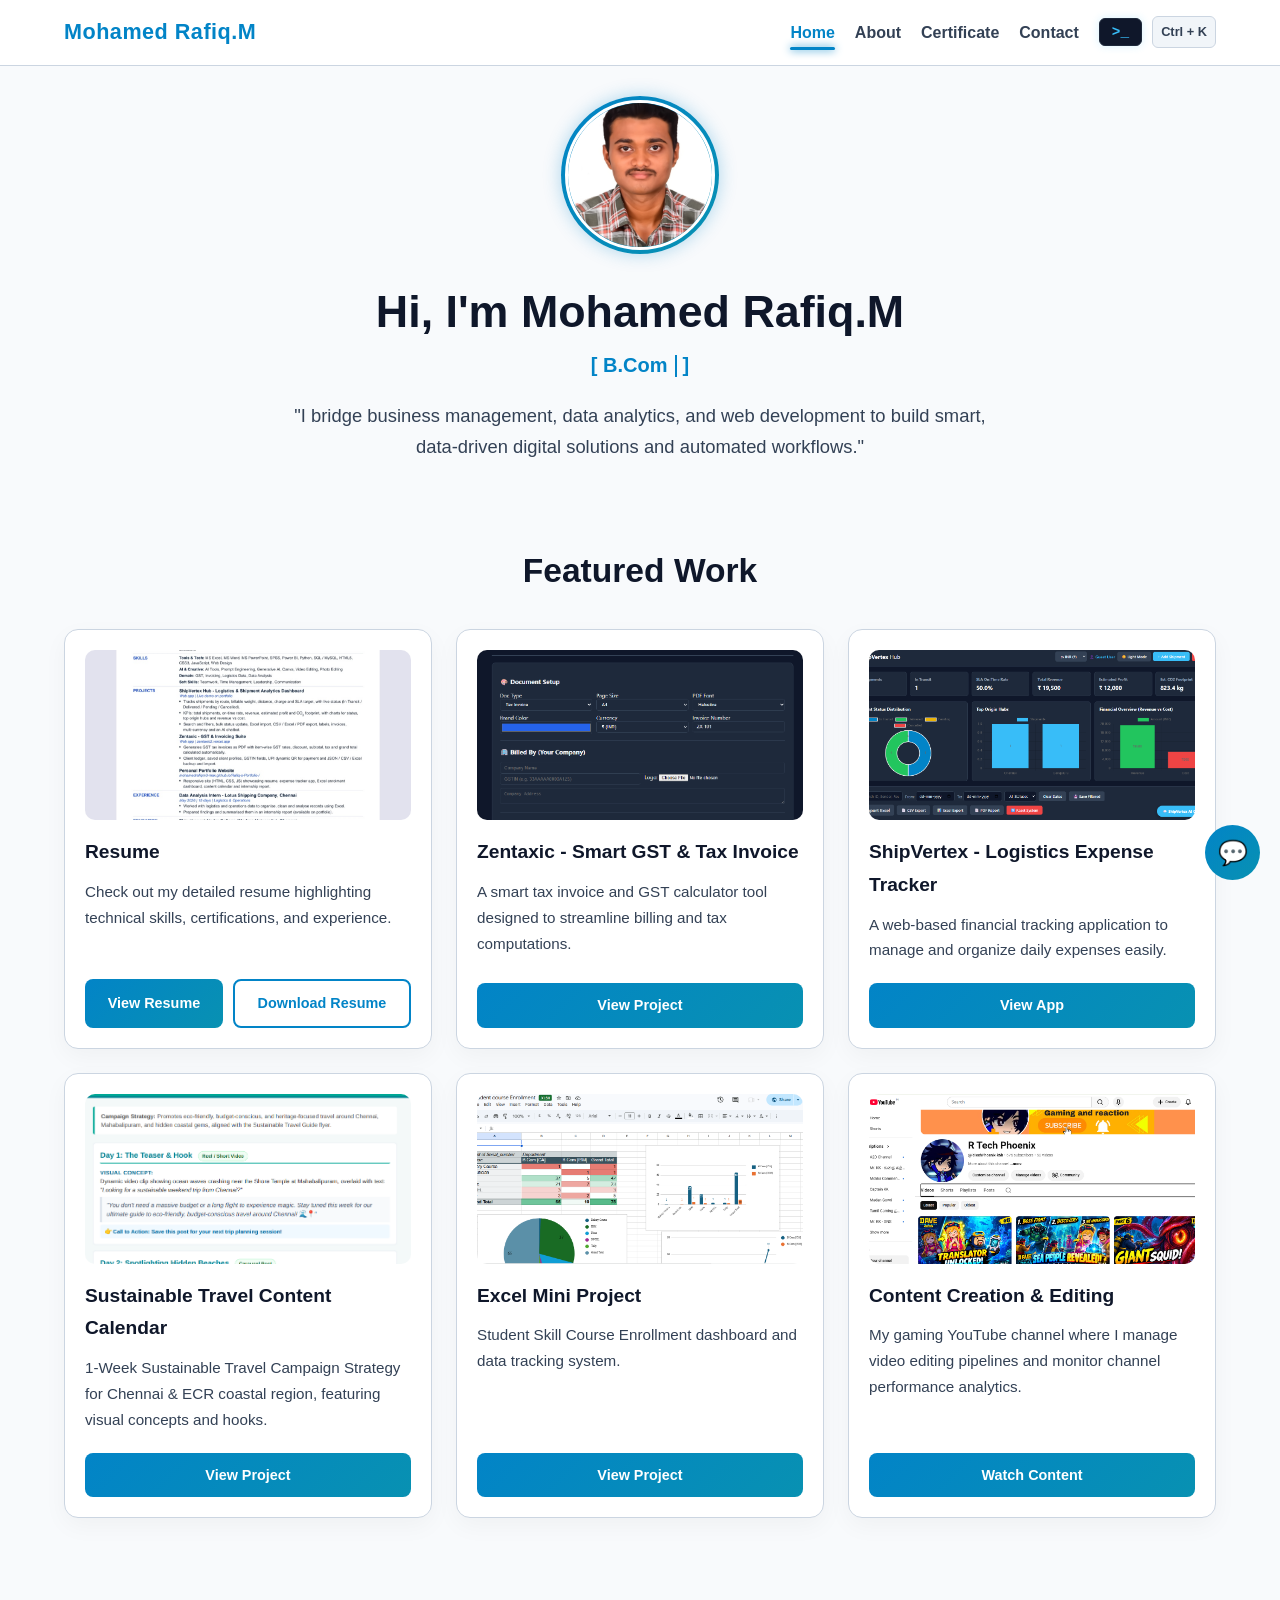
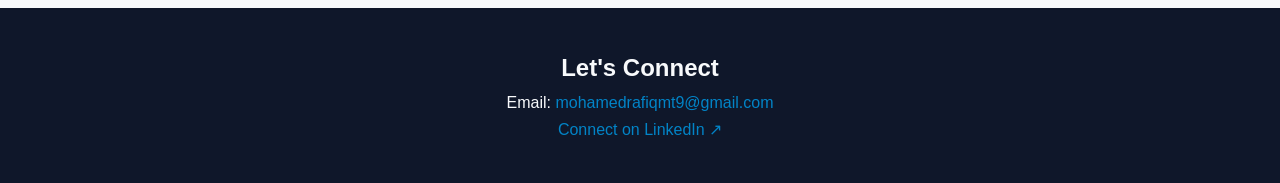
<file: index.html>
<!DOCTYPE html>
<html lang="en">
<head>
    <meta charset="UTF-8">
    <meta name="viewport" content="width=device-width, initial-scale=1.0">
    <title>My Portfolio | Mohamed Rafiq.M</title>

    <!-- Favicon Tag -->
    <link rel="icon" type="image/png" href="1001440692-removebg-preview.png">
    <link rel="stylesheet" href="style.css">
</head>
<body>
    <!-- Header Navigation with Interactive Tools -->
    <header class="main-header">
        <div class="logo">Mohamed Rafiq.M</div>
        
        <!-- Mobile Navigation Hamburger Toggle -->
        <button class="mobile-menu-btn" id="mobileMenuBtn" aria-label="Toggle navigation menu">
            <span class="bar"></span>
            <span class="bar"></span>
            <span class="bar"></span>
        </button>

        <nav class="nav-links" id="navLinks">
            <a href="index.html" class="active">Home</a>
            <a href="about.html">About</a>
            <a href="certificate.html">Certificate</a>
            <a href="contact.html">Contact</a>

            <!-- Developer Tools Header Actions -->
            <div class="nav-tools">
                <button class="terminal-toggle-btn" onclick="toggleTerminal()" title="Toggle Developer Terminal Mode">&gt;_</button>
                <span class="cmd-badge" onclick="toggleCommandPalette(true)">Ctrl + K</span>
            </div>
        </nav>
    </header>

    <!-- Profile Picture Section -->
    <div class="profile-container animate-fade-in">
        <div class="profile-ring">
            <img src="13.JPG" alt="Mohamed Rafiq.M Profile Photo" class="profile-pic">
        </div>
    </div>

    <!-- Hero Introduction Section with Typing Effect -->
    <section id="about" class="hero">
        <h1 class="glow-text">Hi, I'm Mohamed Rafiq.M</h1>
        <p class="subtitle">
            [ <span class="typing-text" id="typingElement">B.Com (Computer Applications) Student</span><span class="typing-cursor"></span> ]
        </p>
        <p class="hero-desc">"I bridge business management, data analytics, and web development to build smart, data-driven digital solutions and automated workflows."</p>
    </section>

    <!-- Projects Grid Section with 3D Tilt Cards -->
    <section id="projects" class="projects-section">
        <h2 class="glow-title">Featured Work</h2>
        <div class="grid">
            <div class="card glowing-card">
                <div class="card-img-wrapper">
                    <img src="Screenshot_20261031_140926_Chrome.jpg" alt="Resume Preview" class="card-img">
                </div>
                <div class="card-content">
                    <h3>Resume</h3>
                    <p>Check out my detailed resume highlighting technical skills, certifications, and experience.</p>
                </div>
                <div class="card-actions">
                    <a href="Mohamed_Rafiq_Resume_v3.pdf" target="_blank" class="btn">View Resume</a>
                    <a href="Mohamed_Rafiq_Resume_v3.pdf" download="Mohamed_Rafiq_Resume.pdf" class="btn btn-outline">Download Resume</a>
                </div>
            </div>

            <div class="card glowing-card">
                <div class="card-img-wrapper">
                    <img src="zentaxic.png" alt="Zentaxic Project Screenshot" class="card-img">
                </div>
                <div class="card-content">
                    <h3>Zentaxic - Smart GST & Tax Invoice</h3>
                    <p>A smart tax invoice and GST calculator tool designed to streamline billing and tax computations.</p>
                </div>
                <div class="card-actions">
                    <a href="https://zentaxic2.vercel.app/" target="_blank" rel="noopener noreferrer" class="btn">View Project</a>
                </div>
            </div>

            <div class="card glowing-card">
                <div class="card-img-wrapper">
                    <img src="shipvertex.png" alt="ShipVertex Project Screenshot" class="card-img">
                </div>
                <div class="card-content">
                    <h3>ShipVertex - Logistics Expense Tracker</h3>
                    <p>A web-based financial tracking application to manage and organize daily expenses easily.</p>
                </div>
                <div class="card-actions">
                    <a href="https://express-tracker4-m2aj.vercel.app/" target="_blank" rel="noopener noreferrer" class="btn">View App</a>
                </div>
            </div>

            <div class="card glowing-card">
                <div class="card-img-wrapper">
                    <img src="content.png" alt="Sustainable Travel Content Strategy Screenshot" class="card-img">
                </div>
                <div class="card-content">
                    <h3>Sustainable Travel Content Calendar</h3>
                    <p>1-Week Sustainable Travel Campaign Strategy for Chennai & ECR coastal region, featuring visual concepts and hooks.</p>
                </div>
                <div class="card-actions">
                    <a href="ilovepdf_merged.pdf" target="_blank" rel="noopener noreferrer" class="btn">View Project</a>
                </div>
            </div>

            <div class="card glowing-card">
                <div class="card-img-wrapper">
                    <img src="studentexcel.png" alt="Excel Enrollment Dashboard Screenshot" class="card-img">
                </div>
                <div class="card-content">
                    <h3>Excel Mini Project</h3>
                    <p>Student Skill Course Enrollment dashboard and data tracking system.</p>
                </div>
                <div class="card-actions">
                    <a href="https://docs.google.com/spreadsheets/d/1cIxSWKRds_CDCPSvsNmOIk3enHzFRv3V/edit?usp=sharing" target="_blank" rel="noopener noreferrer" class="btn">View Project</a>
                </div>
            </div>

            <div class="card glowing-card">
                <div class="card-img-wrapper">
                    <img src="youtube.png" alt="YouTube Channel Preview Screenshot" class="card-img">
                </div>
                <div class="card-content">
                    <h3>Content Creation & Editing</h3>
                    <p>My gaming YouTube channel where I manage video editing pipelines and monitor channel performance analytics.</p>
                </div>
                <div class="card-actions">
                    <a href="https://www.youtube.com/@RTechPhoenix-k5h" target="_blank" rel="noopener noreferrer" class="btn">Watch Content</a>
                </div>
            </div>
        </div>
    </section>

    <!-- Footer -->
    <footer id="contact">
        <h2>Let's Connect</h2>
        <p>Email: <a href="mailto:mohamedrafiqmt9@gmail.com">mohamedrafiqmt9@gmail.com</a></p>
        <p><a href="https://www.linkedin.com/in/mohamed-rafiq-m-221591351" target="_blank" rel="noopener noreferrer">Connect on LinkedIn ↗</a></p>
    </footer>

    <!-- Chatbot Floating Toggle Button -->
    <button class="chat-toggle-btn pulse-glow" id="chatToggleBtn" aria-label="Open Chat">💬</button>

    <!-- Chatbot Window -->
    <div class="chat-window hidden" id="chatWindow">
        <div class="chat-header">
            <h4>Ask Rafiq's Assistant 🤖</h4>
            <button class="chat-close-btn" id="chatCloseBtn">&times;</button>
        </div>
        
        <div class="chat-body" id="chatBody">
            <div class="chat-message bot">
                Hi! 👋 I'm Mohamed Rafiq's Virtual Assistant. How can I help you today?
            </div>
            <div class="chat-chips" id="chatChips">
                <button class="chip" onclick="handleChipClick('skills')">💻 Skills & Tools</button>
                <button class="chip" onclick="handleChipClick('projects')">📁 Projects</button>
                <button class="chip" onclick="handleChipClick('certificates')">📜 Certificates</button>
                <button class="chip" onclick="handleChipClick('contact')">📬 Contact Info</button>
                <button class="chip" onclick="handleChipClick('resume')">📄 Resume</button>
            </div>
        </div>

        <form class="chat-input-area" id="chatForm">
            <input type="text" id="chatInput" placeholder="Type a question..." autocomplete="off">
            <button type="submit">Send</button>
        </form>
    </div>

    <!-- Script Imports -->
    <script src="chatbot.js"></script>
    <script src="terminal-palette-tilt.js"></script>
    <script>
        // Hamburger Menu Drawer Toggle
        const menuBtn = document.getElementById('mobileMenuBtn');
        const navLinks = document.getElementById('navLinks');

        if (menuBtn) {
            menuBtn.addEventListener('click', () => {
                menuBtn.classList.toggle('active');
                navLinks.classList.toggle('open');
            });
        }

        // Typing Text Loop Animation for Hero Section
        const typingElement = document.getElementById('typingElement');
        const phrases = [
            "B.Com (Computer Applications) Student",
            "Data Analytics Enthusiast",
            "Full-Stack Web Developer",
            "AI & Prompt Engineer"
        ];
        let phraseIndex = 0;
        let charIndex = 0;
        let isDeleting = false;

        function typeLoop() {
            if (!typingElement) return;

            const currentPhrase = phrases[phraseIndex];
            
            if (isDeleting) {
                typingElement.textContent = currentPhrase.substring(0, charIndex - 1);
                charIndex--;
            } else {
                typingElement.textContent = currentPhrase.substring(0, charIndex + 1);
                charIndex++;
            }

            let typeSpeed = isDeleting ? 40 : 80;

            if (!isDeleting && charIndex === currentPhrase.length) {
                typeSpeed = 2200;
                isDeleting = true;
            } else if (isDeleting && charIndex === 0) {
                isDeleting = false;
                phraseIndex = (phraseIndex + 1) % phrases.length;
                typeSpeed = 500;
            }

            setTimeout(typeLoop, typeSpeed);
        }

        document.addEventListener('DOMContentLoaded', () => {
            setTimeout(typeLoop, 800);
        });
    </script>
</body>
</html>
</file>
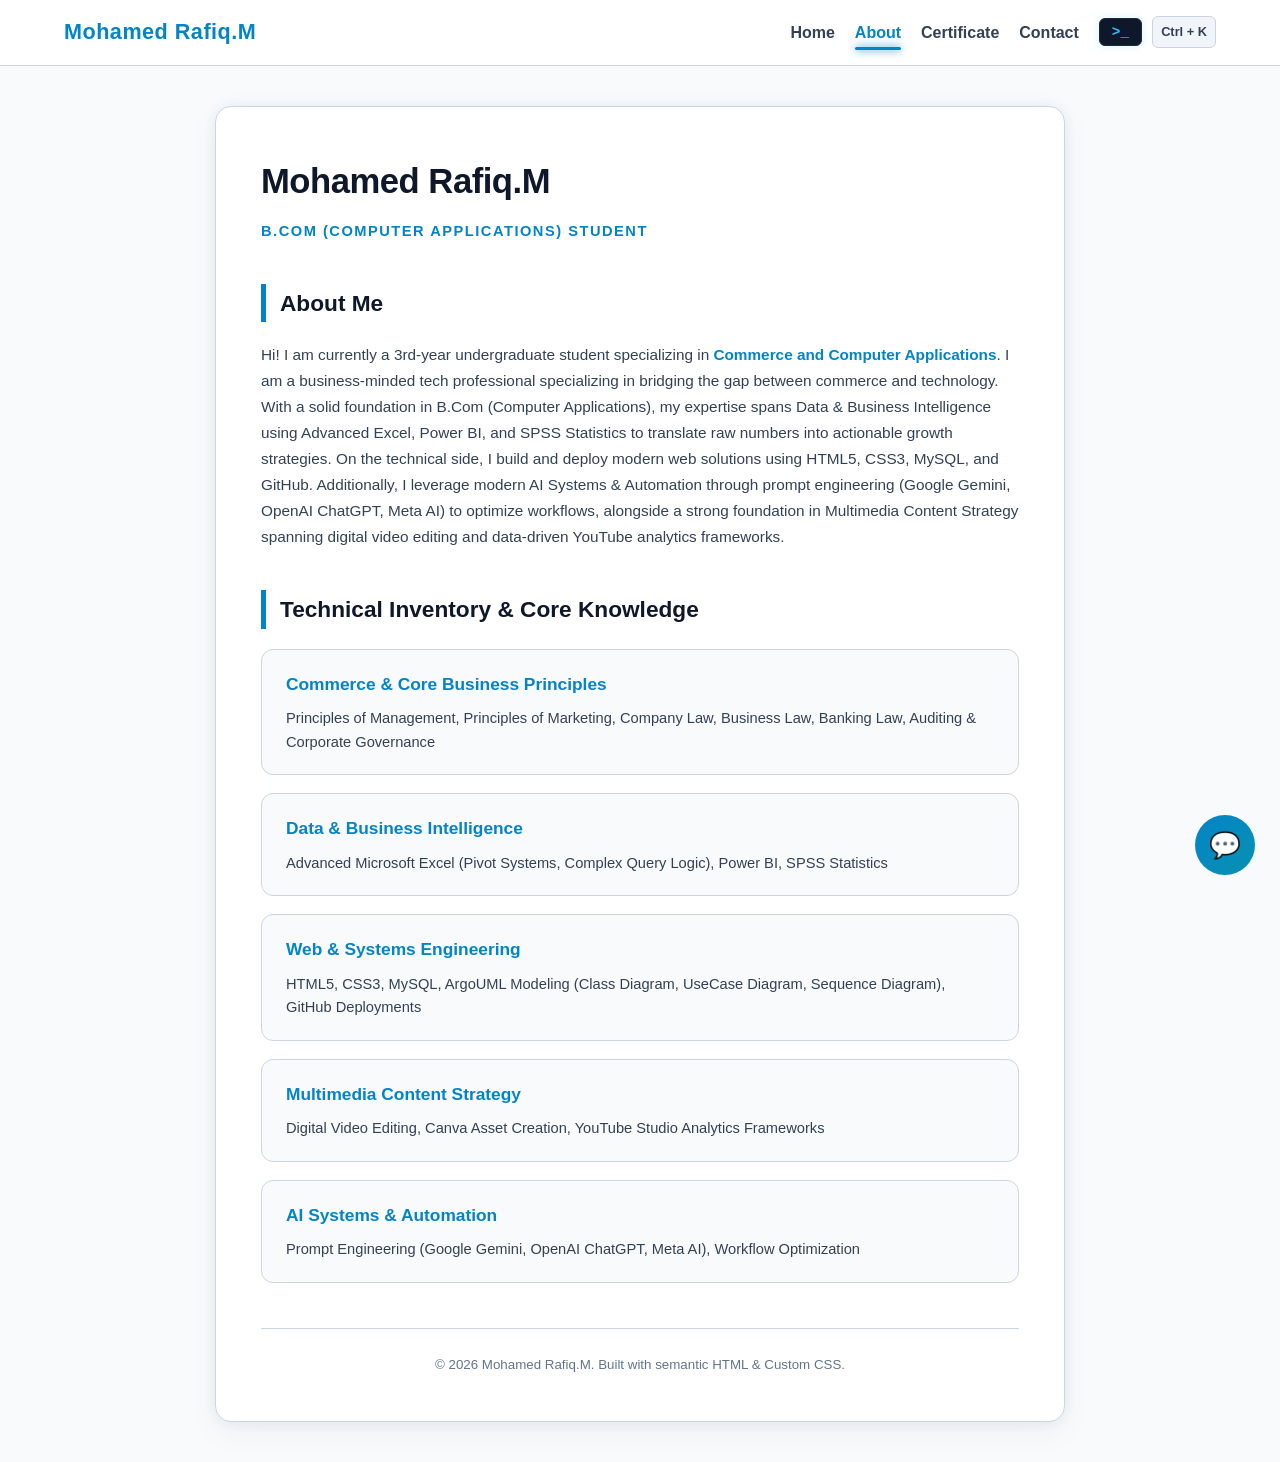
<file: about.html>
<!DOCTYPE html>
<html lang="en">
<head>
    <meta charset="UTF-8">
    <meta name="viewport" content="width=device-width, initial-scale=1.0">
    <title>About Me | Mohamed Rafiq.M</title>
    <!-- Favicon Tag -->
    <link rel="icon" type="image/png" href="1001440692-removebg-preview.png">
    <link rel="stylesheet" href="about.css">
</head>
<body>
    <header class="main-header">
        <div class="logo">Mohamed Rafiq.M</div>
        
        <!-- Mobile Navigation Hamburger Toggle -->
        <button class="mobile-menu-btn" id="mobileMenuBtn" aria-label="Toggle navigation menu">
            <span class="bar"></span>
            <span class="bar"></span>
            <span class="bar"></span>
        </button>

        <nav class="nav-links" id="navLinks">
            <a href="index.html">Home</a>
            <a href="about.html" class="active">About</a>
            <a href="certificate.html">Certificate</a>
            <a href="contact.html">Contact</a>

            <!-- Developer Tools Header Actions -->
            <div class="nav-tools">
                <button class="terminal-toggle-btn" onclick="toggleTerminal()" title="Toggle Developer Terminal Mode">&gt;_</button>
                <span class="cmd-badge" onclick="toggleCommandPalette(true)">Ctrl + K</span>
            </div>
        </nav>
    </header>

    <div class="container animate-fade-in">
        <header class="profile-header">
            <h1 class="glow-text">Mohamed Rafiq.M</h1>
            <p class="subtitle">B.Com (Computer Applications) Student</p>
        </header>

        <section id="about" class="animate-up delay-1">
            <h2 class="glow-title">About Me</h2>
            <p>
                Hi! I am currently a 3rd-year undergraduate student specializing in <strong>Commerce and Computer Applications</strong>. 
                I am a business-minded tech professional specializing in bridging the gap between commerce and technology. With a solid foundation in B.Com (Computer Applications), my expertise spans Data & Business Intelligence using Advanced Excel, Power BI, and SPSS Statistics to translate raw numbers into actionable growth strategies. On the technical side, I build and deploy modern web solutions using HTML5, CSS3, MySQL, and GitHub. Additionally, I leverage modern AI Systems & Automation through prompt engineering (Google Gemini, OpenAI ChatGPT, Meta AI) to optimize workflows, alongside a strong foundation in Multimedia Content Strategy spanning digital video editing and data-driven YouTube analytics frameworks.
            </p>
        </section>

        <section id="skills" class="animate-up delay-2">
            <h2 class="glow-title">Technical Inventory & Core Knowledge</h2>
            
            <div class="skills-grid">
                <div class="skill-category glowing-card">
                    <h3>Commerce & Core Business Principles</h3>
                    <div class="skill-tags">Principles of Management, Principles of Marketing, Company Law, Business Law, Banking Law, Auditing & Corporate Governance</div>
                </div>

                <div class="skill-category glowing-card">
                    <h3>Data & Business Intelligence</h3>
                    <div class="skill-tags">Advanced Microsoft Excel (Pivot Systems, Complex Query Logic), Power BI, SPSS Statistics</div>
                </div>
                
                <div class="skill-category glowing-card">
                    <h3>Web & Systems Engineering</h3>
                    <div class="skill-tags">HTML5, CSS3, MySQL, ArgoUML Modeling (Class Diagram, UseCase Diagram, Sequence Diagram), GitHub Deployments</div>
                </div>

                <div class="skill-category glowing-card">
                    <h3>Multimedia Content Strategy</h3>
                    <div class="skill-tags">Digital Video Editing, Canva Asset Creation, YouTube Studio Analytics Frameworks</div>
                </div>

                <div class="skill-category glowing-card">
                    <h3>AI Systems & Automation</h3>
                    <div class="skill-tags">Prompt Engineering (Google Gemini, OpenAI ChatGPT, Meta AI), Workflow Optimization</div>
                </div>
            </div>
        </section>

        <footer>
            © 2026 Mohamed Rafiq.M. Built with semantic HTML & Custom CSS.
        </footer>
    </div>

    <!-- Chatbot Floating Toggle Button -->
    <button class="chat-toggle-btn pulse-glow" id="chatToggleBtn" aria-label="Open Chat">💬</button>

    <!-- Chatbot Window -->
    <div class="chat-window hidden" id="chatWindow">
        <div class="chat-header">
            <h4>Ask Rafiq's Assistant 🤖</h4>
            <button class="chat-close-btn" id="chatCloseBtn">&times;</button>
        </div>
        
        <div class="chat-body" id="chatBody">
            <div class="chat-message bot">
                Hi! 👋 I'm Mohamed Rafiq's Virtual Assistant. How can I help you today?
            </div>
            <div class="chat-chips" id="chatChips">
                <button class="chip" onclick="handleChipClick('skills')">💻 Skills & Tools</button>
                <button class="chip" onclick="handleChipClick('projects')">📁 Projects</button>
                <button class="chip" onclick="handleChipClick('certificates')">📜 Certificates</button>
                <button class="chip" onclick="handleChipClick('contact')">📬 Contact Info</button>
                <button class="chip" onclick="handleChipClick('resume')">📄 Resume</button>
            </div>
        </div>

        <form class="chat-input-area" id="chatForm">
            <input type="text" id="chatInput" placeholder="Type a question..." autocomplete="off">
            <button type="submit">Send</button>
        </form>
    </div>

    <!-- Script Imports -->
    <script src="chatbot.js"></script>
    <script src="terminal-palette-tilt.js"></script>
    <script>
        // Mobile Hamburger Drawer Toggle
        const menuBtn = document.getElementById('mobileMenuBtn');
        const navLinks = document.getElementById('navLinks');

        if (menuBtn) {
            menuBtn.addEventListener('click', () => {
                menuBtn.classList.toggle('active');
                navLinks.classList.toggle('open');
            });
        }
    </script>
</body>
</html>
</file>
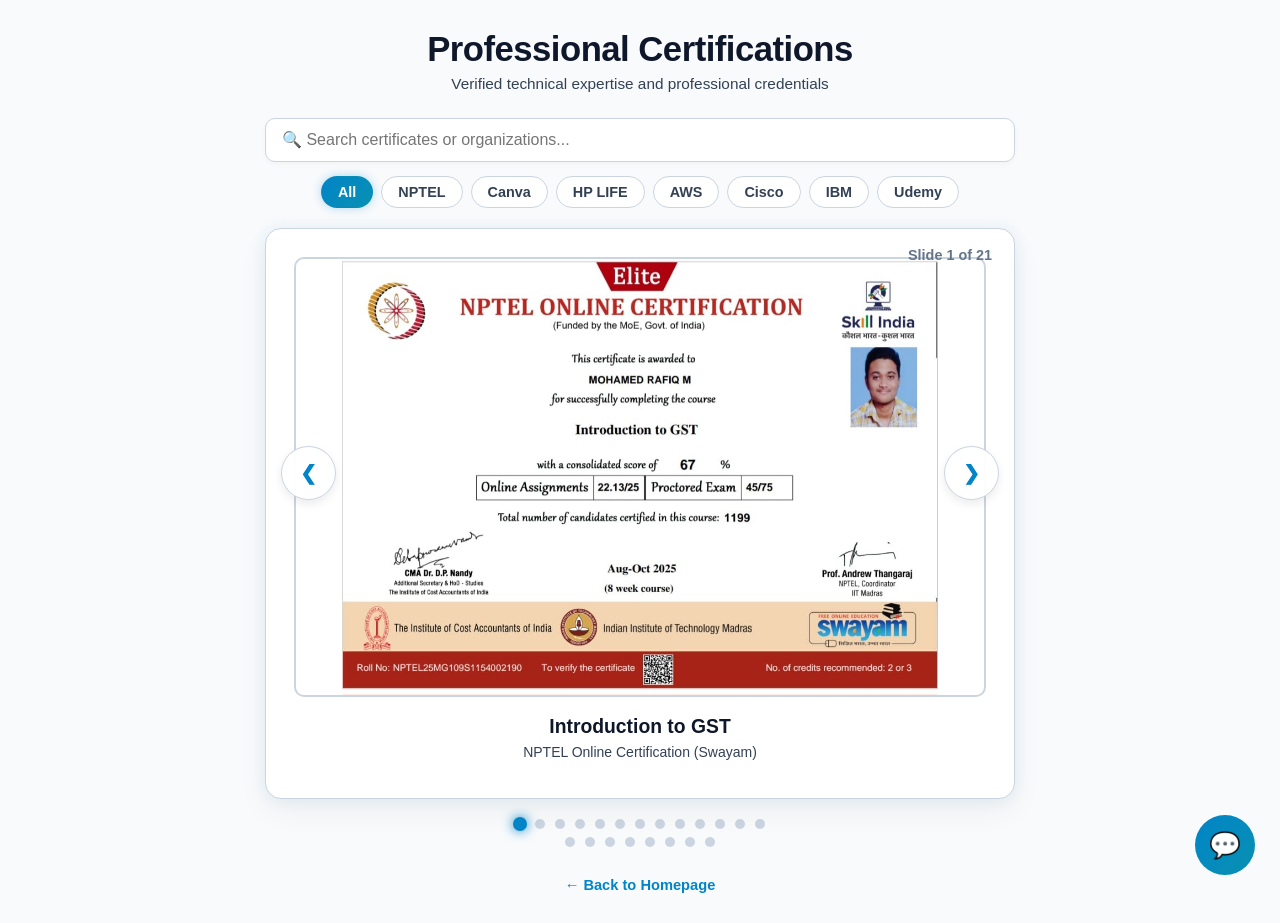
<file: certificate.html>
<!DOCTYPE html>
<html lang="en">
<head>
    <meta charset="UTF-8">
    <meta name="viewport" content="width=device-width, initial-scale=1.0">
    <title>My Certificates | Mohamed Rafiq.M</title>
    <!-- Favicon Tag -->
    <link rel="icon" type="image/png" href="1001440692-removebg-preview.png">
    <style>
        /* Base Variables & Styles */
        :root {
            --bg-light: #f8fafc;
            --card-bg: #ffffff;
            --primary-blue: #0284c7;
            --accent-cyan: #0891b2;
            --glow-color: rgba(2, 132, 199, 0.35);
            --text-primary: #0f172a;
            --text-secondary: #334155;
            --border-color: #cbd5e1;
        }

        * {
            box-sizing: border-box;
            margin: 0;
            padding: 0;
            font-family: 'Segoe UI', -apple-system, BlinkMacSystemFont, Roboto, sans-serif;
        }

        body {
            background-color: var(--bg-light);
            color: var(--text-primary);
            display: flex;
            flex-direction: column;
            align-items: center;
            justify-content: center;
            min-height: 100vh;
            padding: 30px 20px;
            -webkit-font-smoothing: antialiased;
        }

        .title-section {
            text-align: center;
            margin-bottom: 25px;
        }

        .title-section h1 {
            color: var(--text-primary);
            font-size: 26pt;
            font-weight: 800;
            margin-bottom: 6px;
            letter-spacing: -0.5px;
        }

        .title-section p {
            color: var(--text-secondary);
            font-size: 11.5pt;
            font-weight: 450;
        }

        /* Toolbar: Search & Category Filters */
        .toolbar {
            max-width: 750px;
            width: 100%;
            display: flex;
            flex-direction: column;
            gap: 14px;
            margin-bottom: 20px;
        }

        .search-box {
            width: 100%;
        }

        .search-box input {
            width: 100%;
            padding: 12px 16px;
            border: 1px solid var(--border-color);
            border-radius: 10px;
            font-size: 1rem;
            outline: none;
            background-color: var(--card-bg);
            color: var(--text-primary);
            font-weight: 500;
            box-shadow: 0 2px 6px rgba(0,0,0,0.03);
            transition: all 0.2s ease;
        }

        .search-box input:focus {
            border-color: var(--primary-blue);
            box-shadow: 0 0 10px rgba(2, 132, 199, 0.25);
            background-color: #ffffff;
        }

        .filter-tags {
            display: flex;
            flex-wrap: wrap;
            gap: 8px;
            justify-content: center;
        }

        .filter-btn {
            background-color: var(--card-bg);
            border: 1px solid var(--border-color);
            color: var(--text-secondary);
            padding: 7px 16px;
            border-radius: 20px;
            font-size: 0.9rem;
            font-weight: 600;
            cursor: pointer;
            transition: all 0.2s ease;
        }

        .filter-btn:hover, .filter-btn.active {
            background: linear-gradient(135deg, var(--primary-blue), var(--accent-cyan));
            color: #ffffff;
            border-color: transparent;
            box-shadow: 0 0 10px rgba(2, 132, 199, 0.3);
        }

        /* Slideshow Container */
        .slideshow-container {
            max-width: 750px;
            width: 100%;
            position: relative;
            background: var(--card-bg);
            padding: 28px;
            border-radius: 16px;
            box-shadow: 0 12px 30px rgba(0, 0, 0, 0.05), 0 0 15px rgba(2, 132, 199, 0.08);
            border: 1px solid var(--border-color);
            overflow: hidden;
            transition: all 0.3s ease;
        }

        .slideshow-container:hover {
            box-shadow: 0 15px 35px rgba(2, 132, 199, 0.12), 0 0 20px rgba(8, 145, 178, 0.15);
            border-color: var(--primary-blue);
        }

        .slide-counter {
            position: absolute;
            top: 18px;
            right: 22px;
            font-size: 0.9rem;
            color: #64748b;
            font-weight: 700;
            z-index: 10;
        }

        /* Hide slides by default */
        .mySlides {
            display: none;
            text-align: center;
            position: relative;
        }

        /* Growing & Color Effect */
        .grow-color {
            animation: growAndColor 0.8s cubic-bezier(0.175, 0.885, 0.32, 1.275) forwards;
        }

        @keyframes growAndColor {
            0% {
                opacity: 0;
                transform: scale(0.9);
            }
            100% {
                opacity: 1;
                transform: scale(1);
            }
        }

        /* Image Wrapper & Zoom Overlay */
        .img-wrapper {
            position: relative;
            display: inline-block;
            width: 100%;
            cursor: pointer;
        }

        .certificate-img {
            width: 100%;
            height: auto;
            max-height: 440px;
            object-fit: contain;
            border: 2px solid var(--border-color);
            border-radius: 10px;
            margin-bottom: 15px;
            transition: transform 0.3s ease, border-color 0.3s ease, box-shadow 0.3s ease;
        }

        .img-wrapper:hover .certificate-img {
            border-color: var(--primary-blue);
            transform: scale(1.01);
            box-shadow: 0 8px 20px rgba(2, 132, 199, 0.15);
        }

        .zoom-hint {
            position: absolute;
            bottom: 25px;
            right: 15px;
            background: rgba(15, 23, 42, 0.85);
            color: #ffffff;
            font-size: 0.8rem;
            padding: 6px 12px;
            border-radius: 6px;
            opacity: 0;
            transition: opacity 0.3s ease;
            pointer-events: none;
            font-weight: 600;
        }

        .img-wrapper:hover .zoom-hint {
            opacity: 1;
        }

        /* Certificate Details Text */
        .cert-title {
            font-size: 14.5pt;
            color: var(--text-primary);
            font-weight: 700;
            margin-bottom: 6px;
        }

        .cert-vendor {
            font-size: 10.5pt;
            color: var(--text-secondary);
            font-weight: 500;
            margin-bottom: 10px;
        }

        /* Navigation Arrows */
        .prev, .next {
            cursor: pointer;
            position: absolute;
            top: 42%;
            width: auto;
            padding: 14px 18px;
            margin-top: -22px;
            color: var(--primary-blue);
            font-weight: bold;
            font-size: 20px;
            transition: 0.2s ease;
            user-select: none;
            border-radius: 50%;
            background-color: rgba(255, 255, 255, 0.95);
            box-shadow: 0 4px 10px rgba(0,0,0,0.08);
            border: 1px solid var(--border-color);
        }

        .next { right: 15px; }
        .prev { left: 15px; }
        .prev:hover, .next:hover {
            background: linear-gradient(135deg, var(--primary-blue), var(--accent-cyan));
            color: #ffffff;
            border-color: transparent;
            box-shadow: 0 0 12px rgba(2, 132, 199, 0.4);
        }

        /* Dot Indicators */
        .dot-container {
            display: flex;
            flex-wrap: wrap;
            justify-content: center;
            max-width: 250px;
            margin: 20px auto 0 auto;
            gap: 8px 10px;
        }

        .dot {
            cursor: pointer;
            height: 10px;
            width: 10px;
            background-color: #cbd5e1;
            border-radius: 50%;
            display: inline-block;
            transition: all 0.3s ease;
        }

        .dot.active {
            background-color: var(--primary-blue);
            transform: scale(1.4);
            box-shadow: 0 0 8px var(--primary-blue);
        }

        /* Modal Lightbox for Zoom */
        .lightbox-modal {
            display: none;
            position: fixed;
            z-index: 2000;
            top: 0;
            left: 0;
            width: 100vw;
            height: 100vh;
            background-color: rgba(15, 23, 42, 0.9);
            justify-content: center;
            align-items: center;
            padding: 20px;
        }

        .lightbox-modal.active {
            display: flex;
        }

        .lightbox-content {
            max-width: 90%;
            max-height: 90%;
            object-fit: contain;
            border-radius: 8px;
            box-shadow: 0 20px 30px rgba(0,0,0,0.5);
        }

        .lightbox-close {
            position: absolute;
            top: 20px;
            right: 30px;
            color: #ffffff;
            font-size: 2.5rem;
            cursor: pointer;
            font-weight: 300;
        }

        /* Home Navigation Button */
        .back-btn {
            margin-top: 30px;
            display: inline-block;
            text-decoration: none;
            color: var(--primary-blue);
            font-weight: 700;
            font-size: 11pt;
            transition: all 0.2s ease;
        }

        .back-btn:hover {
            color: var(--accent-cyan);
            text-shadow: 0 0 8px rgba(8, 145, 178, 0.3);
            text-decoration: underline;
        }

        /* Chatbot Styles */
        .chat-toggle-btn {
            position: fixed;
            bottom: 25px;
            right: 25px;
            width: 60px;
            height: 60px;
            border-radius: 50%;
            background: linear-gradient(135deg, var(--primary-blue), var(--accent-cyan));
            color: #ffffff;
            border: none;
            cursor: pointer;
            font-size: 1.6rem;
            display: flex;
            align-items: center;
            justify-content: center;
            transition: all 0.3s ease;
            z-index: 1000;
        }

        .pulse-glow {
            animation: pulse 2s infinite;
        }

        @keyframes pulse {
            0% { box-shadow: 0 0 0 0 rgba(2, 132, 199, 0.5); }
            70% { box-shadow: 0 0 0 18px rgba(2, 132, 199, 0); }
            100% { box-shadow: 0 0 0 0 rgba(2, 132, 199, 0); }
        }

        .chat-toggle-btn:hover {
            transform: scale(1.08);
        }

        .chat-window {
            position: fixed;
            bottom: 95px;
            right: 25px;
            width: 350px;
            max-width: 90vw;
            height: 480px;
            background-color: var(--card-bg);
            border-radius: 14px;
            box-shadow: 0 12px 35px rgba(0, 0, 0, 0.12), 0 0 15px rgba(2, 132, 199, 0.15);
            display: flex;
            flex-direction: column;
            overflow: hidden;
            z-index: 1000;
            transition: all 0.3s ease;
            border: 1px solid var(--border-color);
        }

        .chat-window.hidden {
            opacity: 0;
            visibility: hidden;
            transform: translateY(20px) scale(0.95);
            pointer-events: none;
        }

        .chat-header {
            background: linear-gradient(135deg, var(--primary-blue), var(--accent-cyan));
            color: #ffffff;
            padding: 15px;
            display: flex;
            justify-content: space-between;
            align-items: center;
            font-weight: 600;
        }

        .chat-close-btn {
            background: none;
            border: none;
            color: #ffffff;
            font-size: 1.2rem;
            cursor: pointer;
        }

        .chat-body {
            flex: 1;
            padding: 15px;
            overflow-y: auto;
            display: flex;
            flex-direction: column;
            gap: 10px;
            background-color: #f8fafc;
        }

        .chat-message {
            max-width: 82%;
            padding: 10px 14px;
            border-radius: 12px;
            font-size: 0.92rem;
            line-height: 1.45;
        }

        .chat-message.bot {
            background-color: #ffffff;
            color: var(--text-primary);
            align-self: flex-start;
            border: 1px solid var(--border-color);
            border-bottom-left-radius: 2px;
            box-shadow: 0 2px 5px rgba(0,0,0,0.03);
        }

        .chat-message.user {
            background: linear-gradient(135deg, var(--primary-blue), var(--accent-cyan));
            color: #ffffff;
            align-self: flex-end;
            border-bottom-right-radius: 2px;
        }

        .chat-chips {
            display: flex;
            flex-wrap: wrap;
            gap: 6px;
            margin-top: 5px;
        }

        .chip {
            background-color: #ffffff;
            border: 1px solid var(--primary-blue);
            color: var(--primary-blue);
            padding: 6px 12px;
            border-radius: 15px;
            font-size: 0.82rem;
            font-weight: 600;
            cursor: pointer;
            transition: all 0.2s ease;
        }

        .chip:hover {
            background-color: var(--primary-blue);
            color: #ffffff;
            box-shadow: 0 0 10px rgba(2, 132, 199, 0.3);
        }

        .chat-input-area {
            display: flex;
            padding: 10px;
            background-color: var(--card-bg);
            border-top: 1px solid var(--border-color);
        }

        .chat-input-area input {
            flex: 1;
            border: 1px solid var(--border-color);
            background-color: #f8fafc;
            color: var(--text-primary);
            padding: 10px 12px;
            border-radius: 6px;
            outline: none;
            font-size: 0.92rem;
            font-weight: 500;
        }

        .chat-input-area input:focus {
            border-color: var(--primary-blue);
            box-shadow: 0 0 6px rgba(2, 132, 199, 0.3);
        }

        .chat-input-area button {
            background: linear-gradient(135deg, var(--primary-blue), var(--accent-cyan));
            color: #ffffff;
            border: none;
            padding: 10px 15px;
            margin-left: 8px;
            border-radius: 6px;
            cursor: pointer;
            font-weight: 700;
            transition: all 0.2s ease;
        }

        .chat-input-area button:hover {
            box-shadow: 0 0 10px rgba(2, 132, 199, 0.4);
        }

        .no-results {
            display: none;
            text-align: center;
            padding: 30px 10px;
            color: var(--text-secondary);
            font-weight: 500;
        }
    </style>
</head>
<body>
 
    <div class="title-section">
        <h1>Professional Certifications</h1>
        <p>Verified technical expertise and professional credentials</p>
    </div>

    <!-- Toolbar: Search & Category Filters -->
    <div class="toolbar">
        <div class="search-box">
            <input type="text" id="certSearch" placeholder="🔍 Search certificates or organizations..." onkeyup="filterCertificates()">
        </div>
        <div class="filter-tags">
            <button class="filter-btn active" onclick="filterCategory('all', this)">All</button>
            <button class="filter-btn" onclick="filterCategory('nptel', this)">NPTEL</button>
            <button class="filter-btn" onclick="filterCategory('canva', this)">Canva</button>
            <button class="filter-btn" onclick="filterCategory('hp', this)">HP LIFE</button>
            <button class="filter-btn" onclick="filterCategory('aws', this)">AWS</button>
            <button class="filter-btn" onclick="filterCategory('cisco', this)">Cisco</button>
            <button class="filter-btn" onclick="filterCategory('ibm', this)">IBM</button>
            <button class="filter-btn" onclick="filterCategory('udemy', this)">Udemy</button>
        </div>
    </div>

    <!-- Main Slideshow Structure -->
    <div class="slideshow-container">
        <div class="slide-counter" id="slideCounter">Slide 1 of 21</div>

        <!-- Slide 1: Introduction to GST -->
        <div class="mySlides grow-color" data-vendor="nptel swayams" data-title="introduction to gst">
            <div class="img-wrapper" onclick="openLightbox('nptel.png')">
                <img src="nptel.png" class="certificate-img" alt="Introduction to GST">
                <span class="zoom-hint">🔍 View Fullscreen</span>
            </div>
            <div class="cert-title">Introduction to GST</div>
            <div class="cert-vendor">NPTEL Online Certification (Swayam)</div>
        </div>

        <!-- Slide 2: MongoDB -->
        <div class="mySlides grow-color" data-vendor="ict academy" data-title="mongodb and ai fundamentals">
            <div class="img-wrapper" onclick="openLightbox('mango.png')">
                <img src="mango.png" class="certificate-img" alt="MongoDB and AI Fundamentals">
                <span class="zoom-hint">🔍 View Fullscreen</span>
            </div>
            <div class="cert-title">MongoDB and AI Fundamentals</div>
            <div class="cert-vendor">ICT Academy Learnathon 2025</div>
        </div>

        <!-- Slide 3: Data Science -->
        <div class="mySlides grow-color" data-vendor="hp" data-title="data science & analytics">
            <div class="img-wrapper" onclick="openLightbox('data.png')">
                <img src="data.png" class="certificate-img" alt="Data Science & Analytics">
                <span class="zoom-hint">🔍 View Fullscreen</span>
            </div>
            <div class="cert-title">Data Science & Analytics</div>
            <div class="cert-vendor">HP LIFE / HP Foundation</div>
        </div>

        <!-- Slide 4: Human Resource Management -->
        <div class="mySlides grow-color" data-vendor="udemy" data-title="introduction to human resources management">
            <div class="img-wrapper" onclick="openLightbox('Screenshot 2026-06-22 153702.png')">
                <img src="Screenshot 2026-06-22 153702.png" class="certificate-img" alt="Introduction to Human Resources Management">
                <span class="zoom-hint">🔍 View Fullscreen</span>
            </div>
            <div class="cert-title">Introduction to Human Resources Management</div>
            <div class="cert-vendor">Udemy (MTF Institute of Management, Technology and Finance)</div>
        </div>

        <!-- Slide 5: Data Protection Officer -->
        <div class="mySlides grow-color" data-vendor="udemy" data-title="certified data protection officer (cdpo) training">
            <div class="img-wrapper" onclick="openLightbox('dop.png')">
                <img src="dop.png" class="certificate-img" alt="Certified Data Protection Officer (CDPO) Training">
                <span class="zoom-hint">🔍 View Fullscreen</span>
            </div>
            <div class="cert-title">Certified Data Protection Officer (CDPO) Training</div>
            <div class="cert-vendor">Udemy (Bespoke Learning Solutions)</div>
        </div>

        <!-- Slide 6: Generative AI -->
        <div class="mySlides grow-color" data-vendor="ibm" data-title="getting started with generative ai">
            <div class="img-wrapper" onclick="openLightbox('Screenshot_20260708_140408_Chrome.jpg')">
                <img src="Screenshot_20260708_140408_Chrome.jpg" class="certificate-img" alt="Getting Started with Generative AI">
                <span class="zoom-hint">🔍 View Fullscreen</span>
            </div>
            <div class="cert-title">Getting Started with Generative AI</div>
            <div class="cert-vendor">IBM SkillsBuild</div>
        </div>

        <!-- Slide 7: Data Analytics Essentials -->
        <div class="mySlides grow-color" data-vendor="cisco" data-title="data analytics essentials">
            <div class="img-wrapper" onclick="openLightbox('Screenshot_20260717_174733_My Files.jpg')">
                <img src="Screenshot_20260717_174733_My Files.jpg" class="certificate-img" alt="Data Analytics Essentials">
                <span class="zoom-hint">🔍 View Fullscreen</span>
            </div>
            <div class="cert-title">Data Analytics Essentials</div>
            <div class="cert-vendor">Cisco Networking Academy</div>
        </div>

        <!-- Slide 8: AI for Business Professionals -->
        <div class="mySlides grow-color" data-vendor="hp" data-title="ai for business professionals">
            <div class="img-wrapper" onclick="openLightbox('Screenshot_20260725_165958_Drive.jpg')">
                <img src="Screenshot_20260725_165958_Drive.jpg" class="certificate-img" alt="AI for Business Professionals">
                <span class="zoom-hint">🔍 View Fullscreen</span>
            </div>
            <div class="cert-title">AI for Business Professionals</div>
            <div class="cert-vendor">HP LIFE / HP Foundation</div>
        </div>

        <!-- Slide 9: AI for Beginners -->
        <div class="mySlides grow-color" data-vendor="hp" data-title="ai for beginners">
            <div class="img-wrapper" onclick="openLightbox('Screenshot_20260729_083217_Drive.jpg')">
                <img src="Screenshot_20260729_083217_Drive.jpg" class="certificate-img" alt="AI for Beginners">
                <span class="zoom-hint">🔍 View Fullscreen</span>
            </div>
            <div class="cert-title">AI for Beginners</div>
            <div class="cert-vendor">HP LIFE / HP Foundation</div>
        </div>

        <!-- Slide 10: Introduction to Digital Business Skills -->
        <div class="mySlides grow-color" data-vendor="hp" data-title="introduction to digital business skills">
            <div class="img-wrapper" onclick="openLightbox('Screenshot_20260731_082543_My Files.jpg')">
                <img src="Screenshot_20260731_082543_My Files.jpg" class="certificate-img" alt="Introduction to Digital Business Skills">
                <span class="zoom-hint">🔍 View Fullscreen</span>
            </div>
            <div class="cert-title">Introduction to Digital Business Skills</div>
            <div class="cert-vendor">HP LIFE / HP Foundation</div>
        </div>

        <!-- Slide 11: Introduction to Cybersecurity -->
        <div class="mySlides grow-color" data-vendor="cisco" data-title="introduction to cybersecurity">
            <div class="img-wrapper" onclick="openLightbox('Screenshot_20260803_122827_Chrome.jpg')">
                <img src="Screenshot_20260803_122827_Chrome.jpg" class="certificate-img" alt="Introduction to Cybersecurity">
                <span class="zoom-hint">🔍 View Fullscreen</span>
            </div>
            <div class="cert-title">Introduction to Cybersecurity</div>
            <div class="cert-vendor">Cisco Networking Academy</div>
        </div>

        <!-- Slide 12: AI skills for students -->
        <div class="mySlides grow-color" data-vendor="canva" data-title="ai skills for students">
            <div class="img-wrapper" onclick="openLightbox('Screenshot_20260808_122614_Chrome.jpg')">
                <img src="Screenshot_20260808_122614_Chrome.jpg" class="certificate-img" alt="AI skills for students">
                <span class="zoom-hint">🔍 View Fullscreen</span>
            </div>
            <div class="cert-title">AI skills for students</div>
            <div class="cert-vendor">Canva Design School</div>
        </div>

        <!-- Slide 13: Meet Canva's Visual Suite -->
        <div class="mySlides grow-color" data-vendor="canva" data-title="meet canva's visual suite">
            <div class="img-wrapper" onclick="openLightbox('Screenshot_20260808_122620_Chrome.jpg')">
                <img src="Screenshot_20260808_122620_Chrome.jpg" class="certificate-img" alt="Meet Canva's Visual Suite">
                <span class="zoom-hint">🔍 View Fullscreen</span>
            </div>
            <div class="cert-title">Meet Canva's Visual Suite</div>
            <div class="cert-vendor">Canva Design School</div>
        </div>

        <!-- Slide 14: Canva Essentials -->
        <div class="mySlides grow-color" data-vendor="canva" data-title="canva essentials">
            <div class="img-wrapper" onclick="openLightbox('Screenshot_20260808_122625_Chrome.jpg')">
                <img src="Screenshot_20260808_122625_Chrome.jpg" class="certificate-img" alt="Canva Essentials">
                <span class="zoom-hint">🔍 View Fullscreen</span>
            </div>
            <div class="cert-title">Canva Essentials</div>
            <div class="cert-vendor">Canva Design School</div>
        </div>

        <!-- Slide 15: Introduction to Claude Platform on AWS -->
        <div class="mySlides grow-color" data-vendor="aws" data-title="introduction to claude platform on aws">
            <div class="img-wrapper" onclick="openLightbox('Aws.jpg')">
                <img src="Aws.jpg" class="certificate-img" alt="Introduction to Claude Platform on AWS">
                <span class="zoom-hint">🔍 View Fullscreen</span>
            </div>
            <div class="cert-title">Introduction to Claude Platform on AWS</div>
            <div class="cert-vendor">AWS Training & Certification</div>
        </div>

        <!-- Slide 16: Marketing with Canva -->
        <div class="mySlides grow-color" data-vendor="canva" data-title="marketing with canva">
            <div class="img-wrapper" onclick="openLightbox('Canva market cert-title .jpg')">
                <img src="Canva market cert-title .jpg" class="certificate-img" alt="Marketing with Canva">
                <span class="zoom-hint">🔍 View Fullscreen</span>
            </div>
            <div class="cert-title">Marketing with Canva</div>
            <div class="cert-vendor">Canva Design School</div>
        </div>

        <!-- Slide 17: Foundation of Prompt Engineering -->
        <div class="mySlides grow-color" data-vendor="aws" data-title="foundation of prompt engineering certificate">
            <div class="img-wrapper" onclick="openLightbox('Fundamentals of prompt engineering  certificate .jpg')">
                <img src="Fundamentals of prompt engineering  certificate .jpg" class="certificate-img" alt="Foundation of Prompt Engineering Certificate">
                <span class="zoom-hint">🔍 View Fullscreen</span>
            </div>
            <div class="cert-title">Foundation of Prompt Engineering Certificate</div>
            <div class="cert-vendor">AWS Training & Certification</div>
        </div>

        <!-- Slide 18: IoT Security Analyst Certificate -->
        <div class="mySlides grow-color" data-vendor="tn skill" data-title="iot security analyst certificate">
            <div class="img-wrapper" onclick="openLightbox('Iot security analyst  certificate .jpg')">
                <img src="Iot security analyst  certificate .jpg" class="certificate-img" alt="Professional Certification">
                <span class="zoom-hint">🔍 View Fullscreen</span>
            </div>
            <div class="cert-title">TN Skill Certification</div>
            <div class="cert-vendor">IOT Security Analyst Certificate</div>
        </div>

        <!-- Slide 19: NxtWave Certificate -->
        <div class="mySlides grow-color" data-vendor="nxtwave" data-title="mcp workshop: build ai automations that work for you">
            <div class="img-wrapper" onclick="openLightbox('Screenshot_20260914_100655_Gallery.jpg')">
                <img src="Screenshot_20260914_100655_Gallery.jpg" class="certificate-img" alt="MCP Workshop: Build AI Automations That Work For You">
                <span class="zoom-hint">🔍 View Fullscreen</span>
            </div>
            <div class="cert-title">MCP Workshop: Build AI Automations That Work For You</div>
            <div class="cert-vendor">NxtWave (Led by Mr. Revanth Konakanchi)</div>
        </div>

        <!-- Slide 20: Google Ads Search Certificate -->
        <div class="mySlides grow-color" data-vendor="google" data-title="google ads search certification">
            <div class="img-wrapper" onclick="openLightbox('Google search ad certificate .jpg')">
                <img src="Google search ad certificate .jpg" class="certificate-img" alt="Google Ads Search Certification">
                <span class="zoom-hint">🔍 View Fullscreen</span>
            </div>
            <div class="cert-title">Google Certification</div>
            <div class="cert-vendor">Google Ads Search Certification</div>
        </div>

        <!-- Slide 21: TCS ION career edge - AI Foundations -->
        <div class="mySlides grow-color" data-vendor="tcs tata" data-title="tcs ion career edge - ai foundations certificate">
            <div class="img-wrapper" onclick="openLightbox('Screenshot_20260914_102440_My Files.jpg')">
                <img src="Screenshot_20260914_102440_My Files.jpg" class="certificate-img" alt="TCS ION career edge - AI Foundations Certificate">
                <span class="zoom-hint">🔍 View Fullscreen</span>
            </div>
            <div class="cert-title">TCS ION career edge - AI Foundations Certificate</div>
            <div class="cert-vendor">TATA Certification</div>
        </div>

        <div class="no-results" id="noResults">
            No matching certificates found for your search.
        </div>

        <!-- Navigation arrows -->
        <a class="prev" onclick="plusSlides(-1)">&#10094;</a>
        <a class="next" onclick="plusSlides(1)">&#10095;</a>
    </div>

    <!-- Dot Indicators Container -->
    <div class="dot-container" id="dotContainer"></div>

    <!-- Fullscreen Lightbox Modal -->
    <div class="lightbox-modal" id="lightboxModal" onclick="closeLightbox()">
        <span class="lightbox-close">&times;</span>
        <img class="lightbox-content" id="lightboxImg" alt="Enlarged Certificate">
    </div>

    <!-- Chatbot Floating Toggle Button -->
    <button class="chat-toggle-btn pulse-glow" id="chatToggleBtn" aria-label="Open Chat">💬</button>

    <!-- Chatbot Window -->
    <div class="chat-window hidden" id="chatWindow">
        <div class="chat-header">
            <h4>Ask Rafiq's Assistant 🤖</h4>
            <button class="chat-close-btn" id="chatCloseBtn">&times;</button>
        </div>
        
        <div class="chat-body" id="chatBody">
            <div class="chat-message bot">
                Hi! 👋 I'm Mohamed Rafiq's Virtual Assistant. How can I help you today?
            </div>
            <div class="chat-chips" id="chatChips">
                <button class="chip" onclick="handleChipClick('skills')">💻 Skills & Tools</button>
                <button class="chip" onclick="handleChipClick('projects')">📁 Projects</button>
                <button class="chip" onclick="handleChipClick('certificates')">📜 Certificates</button>
                <button class="chip" onclick="handleChipClick('contact')">📬 Contact Info</button>
                <button class="chip" onclick="handleChipClick('resume')">📄 Resume</button>
            </div>
        </div>

        <form class="chat-input-area" id="chatForm">
            <input type="text" id="chatInput" placeholder="Type a question..." autocomplete="off">
            <button type="submit">Send</button>
        </form>
    </div>

    <a href="index.html" class="back-btn">← Back to Homepage</a>

    <!-- JavaScript Engine -->
    <script>
        let slideIndex = 1;
        let slideTimer;
        let activeSlides = [];

        document.addEventListener("DOMContentLoaded", () => {
            initSlideshow();

            const toggleBtn = document.getElementById("chatToggleBtn");
            const closeBtn = document.getElementById("chatCloseBtn");
            const chatWindow = document.getElementById("chatWindow");
            const chatForm = document.getElementById("chatForm");
            const chatInput = document.getElementById("chatInput");

            if (toggleBtn) {
                toggleBtn.addEventListener("click", () => {
                    chatWindow.classList.toggle("hidden");
                });
            }

            if (closeBtn) {
                closeBtn.addEventListener("click", () => {
                    chatWindow.classList.add("hidden");
                });
            }

            if (chatForm) {
                chatForm.addEventListener("submit", (e) => {
                    e.preventDefault();
                    const text = chatInput.value.trim();
                    if (!text) return;

                    appendMessage(text, "user");
                    chatInput.value = "";

                    setTimeout(() => {
                        const response = getBotResponse(text.toLowerCase());
                        appendMessage(response, "bot");
                    }, 400);
                });
            }

            document.addEventListener("keydown", (e) => {
                if (e.key === "Escape") closeLightbox();
            });
        });

        function initSlideshow() {
            let allSlides = document.getElementsByClassName("mySlides");
            activeSlides = Array.from(allSlides);
            buildDots(activeSlides.length);
            showSlides(slideIndex);
            resetTimer();
        }

        function buildDots(count) {
            const container = document.getElementById("dotContainer");
            container.innerHTML = "";
            for (let i = 1; i <= count; i++) {
                let dot = document.createElement("span");
                dot.className = "dot";
                dot.onclick = () => currentSlide(i);
                container.appendChild(dot);
            }
        }

        function plusSlides(n) {
            showSlides(slideIndex += n);
            resetTimer();
        }

        function currentSlide(n) {
            showSlides(slideIndex = n);
            resetTimer();
        }

        function showSlides(n) {
            let dots = document.getElementsByClassName("dot");
            let counter = document.getElementById("slideCounter");
            let noResults = document.getElementById("noResults");

            if (activeSlides.length === 0) {
                noResults.style.display = "block";
                counter.innerText = "0 of 0";
                return;
            } else {
                noResults.style.display = "none";
            }

            if (n > activeSlides.length) { slideIndex = 1; }
            if (n < 1) { slideIndex = activeSlides.length; }

            let allSlides = document.getElementsByClassName("mySlides");
            for (let i = 0; i < allSlides.length; i++) {
                allSlides[i].style.display = "none";
            }

            for (let i = 0; i < dots.length; i++) {
                dots[i].className = dots[i].className.replace(" active", "");
            }

            activeSlides[slideIndex - 1].style.display = "block";
            if (dots[slideIndex - 1]) dots[slideIndex - 1].className += " active";
            counter.innerText = `Slide ${slideIndex} of ${activeSlides.length}`;
        }

        function resetTimer() {
            clearInterval(slideTimer);
            if (activeSlides.length > 1) {
                slideTimer = setInterval(() => {
                    slideIndex++;
                    showSlides(slideIndex);
                }, 3500);
            }
        }

        function filterCertificates() {
            const query = document.getElementById("certSearch").value.toLowerCase();
            const allSlides = Array.from(document.getElementsByClassName("mySlides"));

            activeSlides = allSlides.filter(slide => {
                const title = slide.getAttribute("data-title") || "";
                const vendor = slide.getAttribute("data-vendor") || "";
                return title.includes(query) || vendor.includes(query);
            });

            document.querySelectorAll(".filter-btn").forEach(btn => btn.classList.remove("active"));
            
            buildDots(activeSlides.length);
            slideIndex = 1;
            showSlides(slideIndex);
            resetTimer();
        }

        function filterCategory(category, btnElement) {
            document.querySelectorAll(".filter-btn").forEach(btn => btn.classList.remove("active"));
            btnElement.classList.add("active");

            document.getElementById("certSearch").value = "";
            const allSlides = Array.from(document.getElementsByClassName("mySlides"));

            if (category === "all") {
                activeSlides = allSlides;
            } else {
                activeSlides = allSlides.filter(slide => {
                    const vendor = slide.getAttribute("data-vendor") || "";
                    return vendor.toLowerCase().includes(category.toLowerCase());
                });
            }

            buildDots(activeSlides.length);
            slideIndex = 1;
            showSlides(slideIndex);
            resetTimer();
        }

        function openLightbox(src) {
            const modal = document.getElementById("lightboxModal");
            const img = document.getElementById("lightboxImg");
            img.src = src;
            modal.classList.add("active");
            clearInterval(slideTimer);
        }

        function closeLightbox() {
            const modal = document.getElementById("lightboxModal");
            modal.classList.remove("active");
            resetTimer();
        }

        function handleChipClick(topic) {
            const chipsContainer = document.getElementById("chatChips");
            if (chipsContainer) chipsContainer.style.display = "none";

            let userText = "";
            if (topic === "skills") userText = "What are your skills?";
            else if (topic === "projects") userText = "Tell me about your projects.";
            else if (topic === "certificates") userText = "What certificates do you have?";
            else if (topic === "contact") userText = "How can I contact you?";
            else if (topic === "resume") userText = "Where can I get your resume?";

            appendMessage(userText, "user");

            setTimeout(() => {
                const response = getBotResponse(userText.toLowerCase());
                appendMessage(response, "bot");
            }, 400);
        }

        function appendMessage(text, sender) {
            const chatBody = document.getElementById("chatBody");
            if (!chatBody) return;
            
            const msgDiv = document.createElement("div");
            msgDiv.classList.add("chat-message", sender);
            msgDiv.innerHTML = text;
            chatBody.appendChild(msgDiv);
            chatBody.scrollTop = chatBody.scrollHeight;
        }

        function getBotResponse(input) {
            if (input.includes("certif") || input.includes("course") || input.includes("cisco") || input.includes("ibm") || input.includes("hp") || input.includes("nxtwave") || input.includes("canva")) {
                return "Mohamed holds several professional certifications:<br>" +
                       "• <b>NxtWave:</b> MCP Workshop: Build AI Automations That Work For You<br>" +
                       "• <b>Canva Design School:</b> Marketing with Canva, AI Skills, Visual Suite & Essentials<br>" +
                       "• <b>AWS:</b> Introduction to Claude Platform on AWS & Prompt Engineering<br>" +
                       "• <b>HP LIFE:</b> Data Science & Analytics Certificate<br>" +
                       "• <b>Cisco Networking Academy:</b> Data Analytics Essentials & Cybersecurity<br>" +
                       "• <b>IBM SkillsBuild:</b> Getting Started with Generative AI<br><br>" +
                       "🔗 You can view all certificate details right here on the <a href='certificate.html' style='color:#0284c7;font-weight:bold;'>Certificates Page</a>!";
            } else if (input.includes("who") || input.includes("about") || input.includes("background") || input.includes("degree") || input.includes("college") || input.includes("education")) {
                return "<b>Mohamed Rafiq.M</b> is a 3rd-year <b>B.Com (Computer Applications)</b> student at Thiruthangal Nadar College (Madras University). He bridges business management, data analytics, and modern web engineering.";
            } else if (input.includes("skill") || input.includes("tool") || input.includes("technol") || input.includes("programming")) {
                return "Mohamed's technical toolkit includes:<br>" +
                       "• <b>Data Analytics & BI:</b> Power BI, SPSS Statistics, Advanced Excel, Python<br>" +
                       "• <b>Web Development:</b> HTML5, CSS3, MySQL, GitHub<br>" +
                       "• <b>Core Business:</b> Corporate Accounting, Tally Prime, Business Law<br>" +
                       "• <b>AI & Multimedia:</b> Prompt Engineering (ChatGPT, Gemini, Meta AI) & Video Editing";
            } else if (input.includes("project") || input.includes("work") || input.includes("portfolio")) {
                return "Here are Mohamed's featured projects:<br>" +
                       "1. <b>Sustainable Travel Content Calendar:</b> 1-Week campaign strategy for Chennai & ECR coast.<br>" +
                       "2. <b>Excel Mini Project:</b> Student Skill Course Enrollment tracking dashboard.<br>" +
                       "3. <b>Personal Web Portfolio:</b> Custom HTML/CSS/JS deployed on GitHub Pages.<br>" +
                       "4. <b>R Tech Phoenix Channel:</b> YouTube content pipeline & analytics management.";
            } else if (input.includes("internship") || input.includes("lotus") || input.includes("shipping") || input.includes("experience")) {
                return "Mohamed completed a 15-day <b>Data Analysis Internship in Logistics & Operations</b> at <b>Lotus Shipping Company</b>. You can download his full <a href='https://raw.githubusercontent.com/mohamedrafiqm3-max/Rafiq-s-Portfolio-/main/Lotus%20company%20internship%20report.pdf' target='_blank'>Internship Report Here</a>.";
            } else if (input.includes("contact") || input.includes("email") || input.includes("reach") || input.includes("linkedin") || input.includes("phone")) {
                return "You can get in touch with Mohamed via:<br>" +
                       "📧 Email: <a href='mailto:mohamedrafiqmt9@gmail.com'>mohamedrafiqmt9@gmail.com</a><br>" +
                       "💼 LinkedIn: <a href='https://www.linkedin.com/in/mohamed-rafiq-m-221591351' target='_blank'>LinkedIn Profile</a><br>" +
                       "📍 Location: Vyasarpadi, Chennai - 600 039";
            } else if (input.includes("resume") || input.includes("cv") || input.includes("download")) {
                return "📄 You can download his official resume <a href='Rafiq Resume.pdf' download='Mohamed_Rafiq_Resume.pdf' style='color:#0284c7;font-weight:bold;'>Right Here</a>.";
            } else if (input.includes("hi") || input.includes("hello") || input.includes("hey")) {
                return "Hello! 👋 Feel free to ask me about Mohamed's skills, projects, certificates, internship at Lotus Shipping Company, or contact details!";
            } else {
                return "I'm not sure about that specific query, but you can reach Mohamed directly via email at <b>mohamedrafiqmt9@gmail.com</b>!";
            }
        }
    </script>
</body>
</html>
</file>
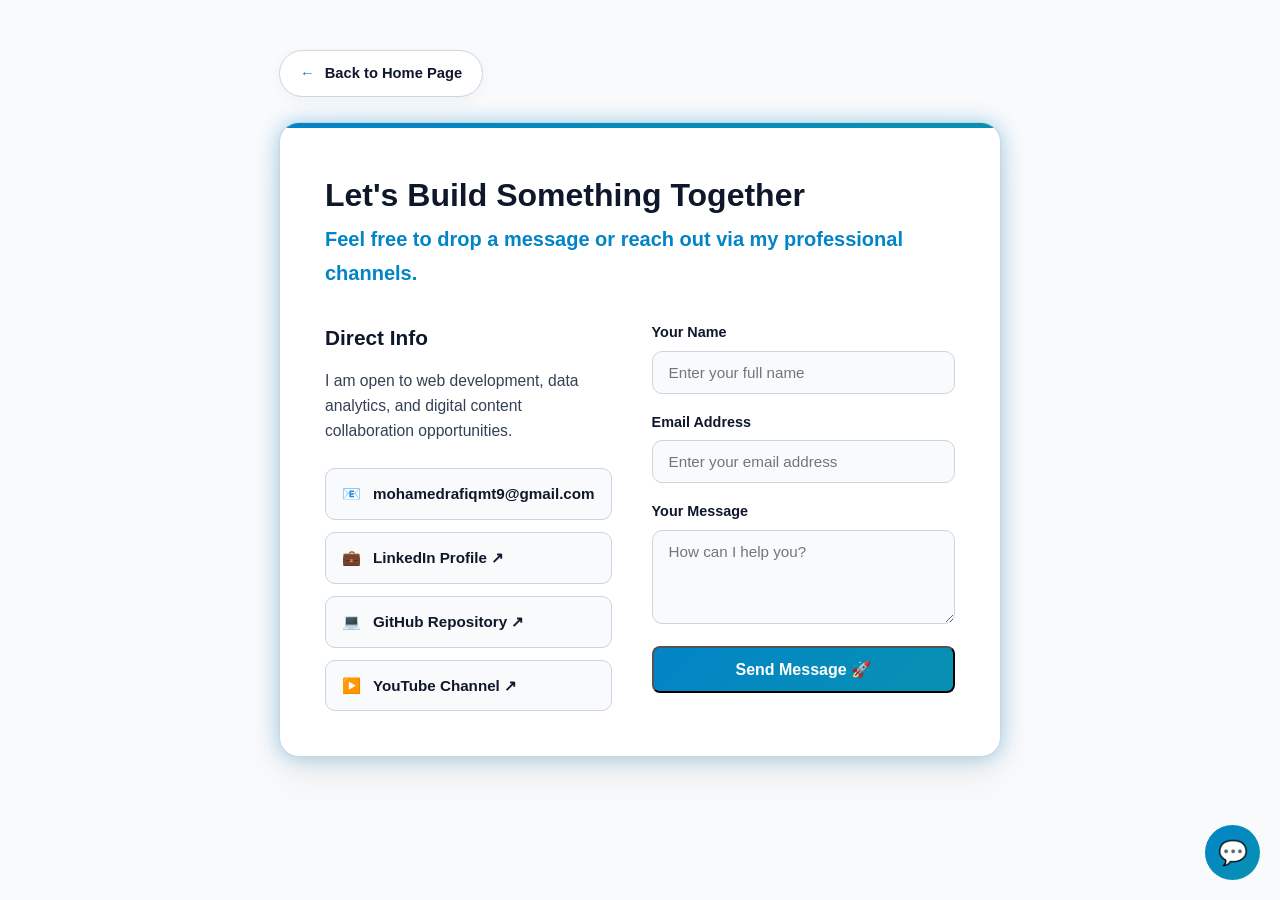
<file: contact.html>
<!DOCTYPE html>
<html lang="en">
<head>
    <meta charset="UTF-8">
    <meta name="viewport" content="width=device-width, initial-scale=1.0">
    <title>Contact Me | Mohamed Rafiq.M</title>
    <link rel="icon" type="image/png" href="1001440692-removebg-preview.png">
    <link rel="stylesheet" href="style.css">
    <style>
        .contact-page-wrapper {
            max-width: 850px;
            margin: 50px auto;
            padding: 0 5%;
        }
        /* Stylish Back to Home Button Design */
        .back-home-btn {
            display: inline-flex;
            align-items: center;
            gap: 10px;
            text-decoration: none;
            color: var(--text-primary);
            background: var(--card-bg);
            border: 1px solid var(--border-color);
            padding: 10px 20px;
            border-radius: 50px;
            font-weight: 600;
            font-size: 0.92rem;
            margin-bottom: 25px;
            box-shadow: 0 4px 15px rgba(0, 0, 0, 0.04);
            transition: all 0.3s cubic-bezier(0.4, 0, 0.2, 1);
        }
        .back-home-btn span {
            display: inline-block;
            transition: transform 0.3s ease;
            color: var(--primary-blue);
            font-weight: 700;
        }
        .back-home-btn:hover {
            border-color: var(--primary-blue);
            background: linear-gradient(135deg, rgba(2, 132, 199, 0.05), rgba(8, 145, 178, 0.08));
            box-shadow: 0 6px 20px var(--glow-color);
            transform: translateY(-2px);
        }
        .back-home-btn:hover span {
            transform: translateX(-5px);
        }

        .contact-card {
            background: var(--card-bg);
            border-radius: 20px;
            border: 1px solid var(--border-color);
            box-shadow: 0 20px 40px rgba(0, 0, 0, 0.06), 0 0 20px var(--glow-color);
            padding: 45px;
            position: relative;
            overflow: hidden;
        }
        .contact-card::before {
            content: '';
            position: absolute;
            top: 0; left: 0; width: 100%; height: 5px;
            background: linear-gradient(135deg, var(--primary-blue), var(--accent-cyan));
        }
        .contact-grid {
            display: grid;
            grid-template-columns: 1fr 1.4fr;
            gap: 40px;
            margin-top: 30px;
            align-items: start;
        }
        .contact-info h3 {
            font-size: 1.3rem;
            color: var(--text-primary);
            margin-bottom: 12px;
            font-weight: 700;
        }
        .contact-info p {
            color: var(--text-secondary);
            font-size: 0.98rem;
            margin-bottom: 25px;
            line-height: 1.6;
        }
        .social-pills {
            display: flex;
            flex-direction: column;
            gap: 12px;
        }
        .social-pill {
            display: flex;
            align-items: center;
            gap: 12px;
            padding: 12px 16px;
            background: var(--bg-light);
            border: 1px solid var(--border-color);
            border-radius: 10px;
            color: var(--text-primary);
            text-decoration: none;
            font-weight: 600;
            font-size: 0.95rem;
            transition: all 0.25s ease;
        }
        .social-pill:hover {
            border-color: var(--primary-blue);
            transform: translateX(4px);
            background: rgba(2, 132, 199, 0.04);
            color: var(--primary-blue);
        }
        .contact-form {
            display: flex;
            flex-direction: column;
            gap: 16px;
        }
        .form-group {
            display: flex;
            flex-direction: column;
            gap: 6px;
        }
        .form-group label {
            font-weight: 600;
            color: var(--text-primary);
            font-size: 0.9rem;
        }
        .form-group input, .form-group textarea {
            padding: 12px 16px;
            border: 1px solid var(--border-color);
            background-color: var(--bg-light);
            color: var(--text-primary);
            border-radius: 10px;
            outline: none;
            font-size: 0.95rem;
            transition: all 0.25s ease;
        }
        .form-group input:focus, .form-group textarea:focus {
            border-color: var(--primary-blue);
            background-color: var(--card-bg);
            box-shadow: 0 0 10px var(--glow-color);
        }
        @media screen and (max-width: 768px) {
            .contact-grid {
                grid-template-columns: 1fr;
                gap: 30px;
            }
            .contact-card {
                padding: 25px 20px;
            }
        }
    </style>
</head>
<body>
    <main class="contact-page-wrapper animate-fade-in">
        <!-- Upgraded Styled Back to Home Button -->
        <a href="index.html" class="back-home-btn">
            <span>←</span> Back to Home Page
        </a>

        <div class="contact-card">
            <h1 class="glow-text" style="font-size: 2rem; font-weight: 800;">Let's Build Something Together</h1>
            <p class="subtitle" style="margin-bottom: 0;">Feel free to drop a message or reach out via my professional channels.</p>

            <div class="contact-grid">
                <!-- Left Column: Quick Info & Social Pills -->
                <div class="contact-info">
                    <h3>Direct Info</h3>
                    <p>I am open to web development, data analytics, and digital content collaboration opportunities.</p>
                    
                    <div class="social-pills">
                        <a href="mailto:mohamedrafiqmt9@gmail.com" class="social-pill">
                            <span>📧</span> mohamedrafiqmt9@gmail.com
                        </a>
                        <a href="https://www.linkedin.com/in/mohamed-rafiq-m-221591351" target="_blank" rel="noopener noreferrer" class="social-pill">
                            <span>💼</span> LinkedIn Profile ↗
                        </a>
                        <a href="https://github.com/mohamedrafiqm3-max" target="_blank" rel="noopener noreferrer" class="social-pill">
                            <span>💻</span> GitHub Repository ↗
                        </a>
                        <a href="https://www.youtube.com/@RTechPhoenix-k5h" target="_blank" rel="noopener noreferrer" class="social-pill">
                            <span>▶️</span> YouTube Channel ↗
                        </a>
                    </div>
                </div>

                <!-- Right Column: Interactive Form -->
                <form class="contact-form" action="https://formsubmit.co/mohamedrafiqmt9@gmail.com" method="POST">
                    <div class="form-group">
                        <label for="name">Your Name</label>
                        <input type="text" id="name" name="name" placeholder="Enter your full name" required>
                    </div>
                    <div class="form-group">
                        <label for="email">Email Address</label>
                        <input type="email" id="email" name="email" placeholder="Enter your email address" required>
                    </div>
                    <div class="form-group">
                        <label for="message">Your Message</label>
                        <textarea id="message" name="message" rows="4" placeholder="How can I help you?" required></textarea>
                    </div>
                    <button type="submit" class="btn" style="width: 100%; margin-top: 6px; padding: 12px; font-size: 1rem;">Send Message 🚀</button>
                </form>
            </div>
        </div>
    </main>

    <button class="chat-toggle-btn pulse-glow" id="chatToggleBtn" aria-label="Open Chat">💬</button>

    <div class="chat-window hidden" id="chatWindow">
        <div class="chat-header">
            <h4>Ask Rafiq's Assistant 🤖</h4>
            <button class="chat-close-btn" id="chatCloseBtn">&times;</button>
        </div>
        
        <div class="chat-body" id="chatBody">
            <div class="chat-message bot">
                Hi! 👋 I'm Mohamed Rafiq's Virtual Assistant. How can I help you today?
            </div>
            <div class="chat-chips" id="chatChips">
                <button class="chip" onclick="handleChipClick('skills')">💻 Skills & Tools</button>
                <button class="chip" onclick="handleChipClick('projects')">📁 Projects</button>
                <button class="chip" onclick="handleChipClick('certificates')">📜 Certificates</button>
                <button class="chip" onclick="handleChipClick('contact')">📬 Contact Info</button>
                <button class="chip" onclick="handleChipClick('resume')">📄 Resume</button>
            </div>
        </div>

        <form class="chat-input-area" id="chatForm">
            <input type="text" id="chatInput" placeholder="Type a question..." autocomplete="off">
            <button type="submit">Send</button>
        </form>
    </div>

    <script src="chatbot.js"></script>
    <script src="terminal-palette-tilt.js"></script>
</body>
</html>
</file>
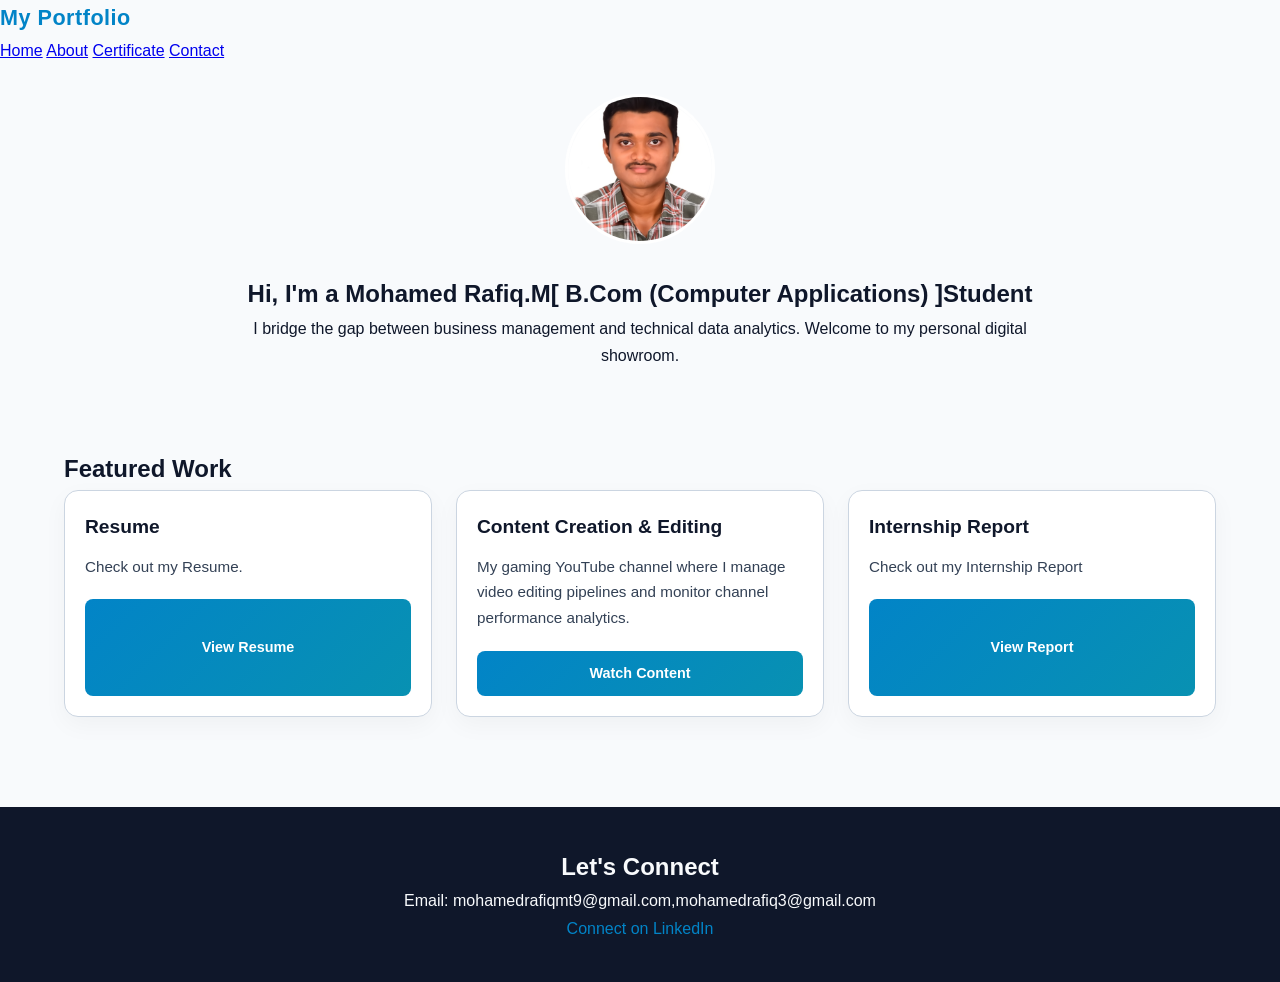
<file: home.html>
<!DOCTYPE html>
<html lang="en">
<head>
    <meta charset="UTF-8">
    <meta name="viewport" content="width=device-width, initial-scale=1.0">
    <title>My Portfolio</title>
    <link rel="stylesheet" href="style.css">
</head>
<body>

    <!-- Header Navigation -->
    <header>
        <div class="logo">My Portfolio</div>
        <nav>
            <a href="home.html">Home</a>
            <a href="about.html">About</a>
            <a href="certificate.html">Certificate</a>
            <a href="contact.html">Contact</a>
        </nav>
    </header>
    <div class="profile-container">
    <!-- Replace 'my-photo.jpg' with your actual image file name -->
    <img src="13.JPG" alt="Mohamed Rafiq.M Profile Photo" class="profile-pic">
</div>

    <!-- Hero Introduction Section -->
    <section id="about" class="hero">
        <h1>Hi, I'm a Mohamed Rafiq.M[ B.Com (Computer Applications) ]Student</h1>
        <p>I bridge the gap between business management and technical data analytics. Welcome to my personal digital showroom.</p>
    </section>

    <!-- Projects Grid Section -->
    <section id="projects" class="projects-section">
        <h2>Featured Work</h2>
        <div class="grid">
           
            <div class="card">
                <h3>Resume</h3>
                <p>Check out my Resume.</p>
                <a href="https://github.com/mohamedrafiqm3-max/Rafiq-s-Portfolio-/blob/main/Rafiq%20Resume.pdf" class="btn">View Resume</a>
            </div>
             <div class="card">
             <h3>Content Creation & Editing</h3>
                <p>My gaming YouTube channel where I manage video editing pipelines and monitor channel performance analytics.</p>
                <a href="https://youtube.com/@rtechphoenix-k5h?si=IEVnomGkHhIXiDLG" class="btn">Watch Content</a>
            </div>
             <div class="card">
             <h3>Internship Report</h3>
                <p>Check out my Internship Report</p>
                <a href="https://github.com/mohamedrafiqm3-max/Rafiq-s-Portfolio-/blob/main/Lotus%20company%20internship%20report.pdf" class="btn">View Report</a>
            </div>
             
           
        </div>
    </section>

    <!-- Contact Footer -->
    <footer id="contact">
        <h2>Let's Connect</h2>
        <p>Email: mohamedrafiqmt9@gmail.com,mohamedrafiq3@gmail.com</p>
        <p><a href="https://www.linkedin.com/in/mohamed-rafiq-m-221591351">Connect on LinkedIn</a></p>
    </footer>

</body>
</html>
</file>
<file: style.css>
/* Base Variables & Theme Settings */
:root {
    --bg-light: #f8fafc;
    --card-bg: #ffffff;
    --primary-blue: #0284c7;
    --accent-cyan: #0891b2;
    --glow-color: rgba(2, 132, 199, 0.35);
    --text-primary: #0f172a;
    --text-secondary: #334155;
    --border-color: #cbd5e1;
}

* {
    margin: 0;
    padding: 0;
    box-sizing: border-box;
    font-family: 'Segoe UI', -apple-system, BlinkMacSystemFont, Roboto, sans-serif;
}

html, body {
    width: 100%;
    max-width: 100vw;
    overflow-x: hidden;
    scroll-behavior: smooth;
}

body {
    background-color: var(--bg-light);
    color: var(--text-primary);
    line-height: 1.7;
    -webkit-font-smoothing: antialiased;
}

/* ==========================================================================
   Navigation Header
   ========================================================================== */
header.main-header {
    background: rgba(255, 255, 255, 0.95);
    backdrop-filter: blur(12px);
    display: flex;
    justify-content: space-between;
    align-items: center;
    padding: 14px 5%;
    border-bottom: 1px solid var(--border-color);
    position: sticky;
    top: 0;
    z-index: 1000;
    width: 100%;
}

header .logo {
    font-weight: 800;
    font-size: clamp(1.1rem, 4vw, 1.35rem);
    color: var(--primary-blue);
    white-space: nowrap;
    letter-spacing: 0.5px;
}

nav.nav-links {
    display: flex;
    align-items: center;
    gap: 20px;
}

nav.nav-links a {
    text-decoration: none;
    color: var(--text-secondary);
    font-weight: 600;
    font-size: 1rem;
    transition: all 0.3s ease;
    position: relative;
}

nav.nav-links a:hover, nav.nav-links a.active {
    color: var(--primary-blue);
}

nav.nav-links a::after {
    content: '';
    position: absolute;
    width: 0;
    height: 3px;
    bottom: -4px;
    left: 0;
    background-color: var(--primary-blue);
    border-radius: 2px;
    transition: width 0.3s ease;
    box-shadow: 0 0 8px var(--primary-blue);
}

nav.nav-links a:hover::after, nav.nav-links a.active::after {
    width: 100%;
}

/* Header Action Tools */
.nav-tools {
    display: flex;
    align-items: center;
    gap: 10px;
}

.terminal-toggle-btn {
    background: #0f172a;
    color: #38bdf8;
    border: 1px solid #1e293b;
    padding: 5px 12px;
    border-radius: 6px;
    font-family: monospace;
    font-size: 0.9rem;
    font-weight: 700;
    cursor: pointer;
    transition: all 0.2s ease;
    box-shadow: 0 0 8px rgba(56, 189, 248, 0.2);
}

.terminal-toggle-btn:hover {
    background: #1e293b;
    color: #4ade80;
}

.cmd-badge {
    background: #f1f5f9;
    border: 1px solid var(--border-color);
    color: var(--text-secondary);
    padding: 4px 8px;
    border-radius: 6px;
    font-size: 0.8rem;
    font-weight: 600;
    cursor: pointer;
    transition: background-color 0.2s ease;
}

.cmd-badge:hover {
    background: #e2e8f0;
}

/* Mobile Menu Toggle Button (Hamburger) */
.mobile-menu-btn {
    display: none;
    flex-direction: column;
    justify-content: space-between;
    width: 26px;
    height: 19px;
    background: transparent;
    border: none;
    cursor: pointer;
    z-index: 1001;
    padding: 0;
}

.mobile-menu-btn .bar {
    width: 100%;
    height: 3px;
    background-color: var(--text-primary);
    border-radius: 2px;
    transition: all 0.3s ease;
}

.mobile-menu-btn.active .bar:nth-child(1) {
    transform: translateY(8px) rotate(45deg);
}

.mobile-menu-btn.active .bar:nth-child(2) {
    opacity: 0;
}

.mobile-menu-btn.active .bar:nth-child(3) {
    transform: translateY(-8px) rotate(-45deg);
}

/* ==========================================================================
   Profile & Hero Section
   ========================================================================== */
.profile-container {
    text-align: center;
    margin: 30px auto 10px;
    display: flex;
    justify-content: center;
    width: 100%;
}

.profile-ring {
    padding: 4px;
    border-radius: 50%;
    background: linear-gradient(135deg, var(--primary-blue), var(--accent-cyan));
    box-shadow: 0 0 18px rgba(2, 132, 199, 0.3);
}

.profile-pic {
    width: clamp(110px, 25vw, 150px);
    height: clamp(110px, 25vw, 150px);
    object-fit: cover;
    border-radius: 50%;
    border: 3px solid #ffffff;
    display: block;
}

.hero {
    text-align: center;
    padding: 20px 16px 40px;
    max-width: 850px;
    margin: 0 auto;
    word-wrap: break-word;
}

.hero h1.glow-text {
    font-size: clamp(1.8rem, 5vw, 2.8rem);
    font-weight: 800;
    margin-bottom: 8px;
    color: var(--text-primary);
    line-height: 1.25;
}

.subtitle {
    font-size: clamp(1rem, 3vw, 1.25rem);
    color: var(--primary-blue);
    font-weight: 700;
    margin-bottom: 16px;
    min-height: 1.8em;
}

.hero-desc {
    font-size: clamp(0.95rem, 2.5vw, 1.15rem);
    color: var(--text-secondary);
    max-width: 700px;
    margin: 0 auto;
    line-height: 1.7;
}

/* Typing Effect */
.typing-text {
    color: var(--primary-blue);
    font-weight: 700;
}

.typing-cursor {
    display: inline-block;
    width: 2px;
    height: 1.1em;
    background-color: var(--primary-blue);
    margin-left: 2px;
    vertical-align: middle;
    animation: blink 0.7s infinite;
}

@keyframes blink {
    0%, 100% { opacity: 1; }
    50% { opacity: 0; }
}

/* ==========================================================================
   Projects Section
   ========================================================================== */
.projects-section {
    padding: 40px 5%;
    max-width: 1300px;
    margin: 0 auto;
}

.projects-section h2.glow-title {
    text-align: center;
    margin-bottom: 30px;
    font-size: clamp(1.5rem, 4vw, 2.1rem);
    font-weight: 800;
}

.grid {
    display: grid;
    grid-template-columns: repeat(auto-fit, minmax(280px, 1fr));
    gap: 24px;
}

.card {
    background: var(--card-bg);
    border-radius: 14px;
    padding: 20px;
    display: flex;
    flex-direction: column;
    justify-content: space-between;
    border: 1px solid var(--border-color);
    box-shadow: 0 8px 24px rgba(0, 0, 0, 0.04);
    transition: transform 0.3s ease, border-color 0.3s ease, box-shadow 0.3s ease;
}

.card:hover {
    border-color: var(--primary-blue);
    box-shadow: 0 12px 30px rgba(2, 132, 199, 0.15);
}

.card-img-wrapper {
    width: 100%;
    height: 170px;
    border-radius: 10px;
    overflow: hidden;
    margin-bottom: 16px;
    background-color: #f1f5f9;
}

.card-img {
    width: 100%;
    height: 100%;
    object-fit: cover;
}

.card-content {
    flex-grow: 1;
}

.card h3 {
    margin-bottom: 10px;
    color: var(--text-primary);
    font-size: 1.2rem;
    font-weight: 700;
}

.card p {
    color: var(--text-secondary);
    margin-bottom: 20px;
    font-size: 0.95rem;
}

.card-actions {
    display: flex;
    gap: 10px;
    flex-wrap: wrap;
}

.btn {
    display: inline-flex;
    align-items: center;
    justify-content: center;
    padding: 10px 16px;
    background: linear-gradient(135deg, var(--primary-blue), var(--accent-cyan));
    color: #ffffff;
    text-decoration: none;
    border-radius: 8px;
    font-weight: 600;
    font-size: 0.9rem;
    flex: 1 1 auto;
    text-align: center;
    transition: all 0.2s ease;
}

.btn:hover {
    box-shadow: 0 4px 12px rgba(2, 132, 199, 0.4);
}

.btn-outline {
    background: transparent;
    color: var(--primary-blue);
    border: 2px solid var(--primary-blue);
}

.btn-outline:hover {
    background: var(--primary-blue);
    color: #ffffff;
}

/* ==========================================================================
   Modern Designed Developer Terminal Window
   ========================================================================== */
.terminal-window {
    position: fixed;
    bottom: 25px;
    left: 25px;
    width: 440px;
    max-width: calc(100vw - 32px);
    height: 340px;
    background-color: #0b1120;
    border: 1px solid rgba(56, 189, 248, 0.3);
    border-radius: 14px;
    z-index: 9999;
    display: flex;
    flex-direction: column;
    box-shadow: 0 20px 40px rgba(0, 0, 0, 0.4), 0 0 25px rgba(56, 189, 248, 0.15);
    overflow: hidden;
    backdrop-filter: blur(10px);
    transition: transform 0.3s ease, opacity 0.3s ease;
}

.terminal-window.hidden {
    display: none;
}

.terminal-header {
    background: linear-gradient(180deg, #1e293b, #0f172a);
    padding: 10px 14px;
    display: flex;
    align-items: center;
    border-bottom: 1px solid #1e293b;
}

.terminal-dots {
    display: flex;
    gap: 7px;
    align-items: center;
}

.terminal-dots .dot {
    width: 11px;
    height: 11px;
    border-radius: 50%;
    display: inline-block;
    cursor: pointer;
}

.terminal-dots .dot.red { background-color: #ef4444; }
.terminal-dots .dot.yellow { background-color: #f59e0b; }
.terminal-dots .dot.green { background-color: #10b981; }

.terminal-title {
    flex: 1;
    text-align: center;
    font-family: 'Fira Code', monospace, sans-serif;
    font-size: 0.8rem;
    color: #94a3b8;
    font-weight: 600;
    letter-spacing: 0.5px;
}

.terminal-body {
    flex: 1;
    padding: 14px;
    overflow-y: auto;
    font-family: 'Fira Code', monospace, monospace;
    font-size: 0.85rem;
    color: #e2e8f0;
    display: flex;
    flex-direction: column;
    gap: 6px;
    background-color: #090d16;
}

.term-line {
    line-height: 1.5;
    word-break: break-all;
}

.term-line.system {
    color: #38bdf8;
    font-weight: 600;
}

.term-line.user-cmd {
    color: #4ade80;
}

.term-line.error {
    color: #f87171;
}

.term-cmd {
    color: #facc15;
    background: rgba(250, 204, 21, 0.1);
    padding: 1px 5px;
    border-radius: 4px;
}

.terminal-input-row {
    display: flex;
    align-items: center;
    padding: 10px 14px;
    background-color: #0b1120;
    border-top: 1px solid #1e293b;
    font-family: 'Fira Code', monospace, monospace;
}

.prompt-symbol {
    color: #38bdf8;
    font-size: 0.85rem;
    font-weight: 700;
    margin-right: 8px;
    white-space: nowrap;
}

.terminal-input-row input {
    flex: 1;
    background: transparent;
    border: none;
    color: #f8fafc;
    font-family: 'Fira Code', monospace, monospace;
    font-size: 0.85rem;
    outline: none;
}

/* ==========================================================================
   Command Palette Modal Styles
   ========================================================================== */
.cmd-palette-modal {
    position: fixed;
    top: 0;
    left: 0;
    width: 100vw;
    height: 100vh;
    background-color: rgba(15, 23, 42, 0.75);
    backdrop-filter: blur(8px);
    z-index: 9999;
    display: flex;
    justify-content: center;
    align-items: center;
    padding: 20px;
    opacity: 0;
    visibility: hidden;
    transition: opacity 0.3s ease, visibility 0.3s ease;
}

.cmd-palette-modal.active {
    opacity: 1;
    visibility: visible;
}

.cmd-palette-overlay {
    position: absolute;
    top: 0;
    left: 0;
    width: 100%;
    height: 100%;
}

.cmd-palette-box {
    position: relative;
    background: var(--card-bg);
    width: 100%;
    max-width: 580px;
    border-radius: 16px;
    box-shadow: 0 25px 50px -12px rgba(0, 0, 0, 0.35), 0 0 25px rgba(2, 132, 199, 0.2);
    border: 1px solid var(--border-color);
    display: flex;
    flex-direction: column;
    overflow: hidden;
    z-index: 10000;
    transform: scale(0.92) translateY(15px);
    transition: transform 0.3s cubic-bezier(0.16, 1, 0.3, 1);
}

.cmd-palette-modal.active .cmd-palette-box {
    transform: scale(1) translateY(0);
}

.cmd-palette-header {
    display: flex;
    align-items: center;
    padding: 16px 20px;
    border-bottom: 1px solid var(--border-color);
    background: #ffffff;
}

.cmd-icon {
    font-size: 1.2rem;
    margin-right: 14px;
}

.cmd-palette-header input {
    flex: 1;
    border: none;
    background: transparent;
    font-size: 1.1rem;
    color: var(--text-primary);
    outline: none;
    font-weight: 500;
}

.cmd-shortcut {
    background: #f1f5f9;
    color: var(--text-secondary);
    padding: 4px 10px;
    border-radius: 6px;
    font-size: 0.8rem;
    font-weight: 700;
    border: 1px solid var(--border-color);
}

.cmd-palette-results {
    max-height: 340px;
    overflow-y: auto;
    padding: 10px;
    display: flex;
    flex-direction: column;
    gap: 6px;
}

.cmd-item {
    padding: 12px 16px;
    border-radius: 10px;
    cursor: pointer;
    display: flex;
    justify-content: space-between;
    align-items: center;
    transition: all 0.2s ease;
}

.cmd-item:hover, .cmd-item.selected {
    background: linear-gradient(135deg, rgba(2, 132, 199, 0.08), rgba(8, 145, 178, 0.12));
    border-color: var(--primary-blue);
}

.cmd-item-title {
    font-weight: 600;
    color: var(--text-primary);
    font-size: 0.98rem;
}

.cmd-item-badge {
    background: #f1f5f9;
    color: var(--primary-blue);
    padding: 4px 10px;
    border-radius: 6px;
    font-size: 0.8rem;
    font-weight: 600;
    border: 1px solid var(--border-color);
}

.cmd-palette-footer {
    padding: 12px 20px;
    background: #f8fafc;
    border-top: 1px solid var(--border-color);
    display: flex;
    justify-content: space-between;
    font-size: 0.82rem;
    color: var(--text-secondary);
}

.cmd-no-results {
    text-align: center;
    padding: 30px;
    color: var(--text-secondary);
    font-size: 0.98rem;
}

/* ==========================================================================
   Chatbot Floating Widget Styles
   ========================================================================== */
.chat-toggle-btn {
    position: fixed;
    bottom: 20px;
    right: 20px;
    width: 55px;
    height: 55px;
    border-radius: 50%;
    background: linear-gradient(135deg, var(--primary-blue), var(--accent-cyan));
    color: #ffffff;
    border: none;
    cursor: pointer;
    font-size: 1.5rem;
    display: flex;
    align-items: center;
    justify-content: center;
    transition: all 0.3s ease;
    z-index: 1000;
}

.pulse-glow {
    animation: pulse 2s infinite;
}

@keyframes pulse {
    0% { box-shadow: 0 0 0 0 rgba(2, 132, 199, 0.5); }
    70% { box-shadow: 0 0 0 16px rgba(2, 132, 199, 0); }
    100% { box-shadow: 0 0 0 0 rgba(2, 132, 199, 0); }
}

.chat-toggle-btn:hover {
    transform: scale(1.08);
}

.chat-window {
    position: fixed;
    bottom: 85px;
    right: 20px;
    width: 350px;
    max-width: calc(100vw - 32px);
    height: 460px;
    max-height: calc(100vh - 120px);
    background-color: var(--card-bg);
    border-radius: 14px;
    box-shadow: 0 12px 35px rgba(0, 0, 0, 0.15), 0 0 15px rgba(2, 132, 199, 0.15);
    display: flex;
    flex-direction: column;
    overflow: hidden;
    z-index: 1000;
    transition: all 0.3s cubic-bezier(0.4, 0, 0.2, 1);
    border: 1px solid var(--border-color);
}

.chat-window.hidden {
    opacity: 0;
    visibility: hidden;
    transform: translateY(20px) scale(0.95);
    pointer-events: none;
}

.chat-header {
    background: linear-gradient(135deg, var(--primary-blue), var(--accent-cyan));
    color: #ffffff;
    padding: 14px 16px;
    display: flex;
    justify-content: space-between;
    align-items: center;
    font-weight: 600;
    font-size: 0.98rem;
}

.chat-close-btn {
    background: none;
    border: none;
    color: #ffffff;
    font-size: 1.3rem;
    cursor: pointer;
    line-height: 1;
}

.chat-body {
    flex: 1;
    padding: 14px;
    overflow-y: auto;
    display: flex;
    flex-direction: column;
    gap: 10px;
    background-color: #f8fafc;
}

.chat-message {
    max-width: 84%;
    padding: 10px 14px;
    border-radius: 12px;
    font-size: 0.9rem;
    line-height: 1.45;
    word-break: break-word;
}

.chat-message.bot {
    background-color: #ffffff;
    color: var(--text-primary);
    align-self: flex-start;
    border: 1px solid var(--border-color);
    border-bottom-left-radius: 2px;
    box-shadow: 0 2px 5px rgba(0,0,0,0.03);
}

.chat-message.user {
    background: linear-gradient(135deg, var(--primary-blue), var(--accent-cyan));
    color: #ffffff;
    align-self: flex-end;
    border-bottom-right-radius: 2px;
}

.chat-chips {
    display: flex;
    flex-wrap: wrap;
    gap: 6px;
    margin-top: 4px;
}

.chip {
    background-color: #ffffff;
    border: 1px solid var(--primary-blue);
    color: var(--primary-blue);
    padding: 6px 12px;
    border-radius: 15px;
    font-size: 0.8rem;
    font-weight: 600;
    cursor: pointer;
    transition: all 0.2s ease;
}

.chip:hover {
    background-color: var(--primary-blue);
    color: #ffffff;
}

.chat-input-area {
    display: flex;
    padding: 10px;
    background-color: var(--card-bg);
    border-top: 1px solid var(--border-color);
}

.chat-input-area input {
    flex: 1;
    border: 1px solid var(--border-color);
    background-color: #f8fafc;
    color: var(--text-primary);
    padding: 10px 12px;
    border-radius: 6px;
    outline: none;
    font-size: 0.9rem;
}

.chat-input-area input:focus {
    border-color: var(--primary-blue);
    box-shadow: 0 0 6px rgba(2, 132, 199, 0.3);
}

.chat-input-area button {
    background: linear-gradient(135deg, var(--primary-blue), var(--accent-cyan));
    color: #ffffff;
    border: none;
    padding: 10px 14px;
    margin-left: 8px;
    border-radius: 6px;
    cursor: pointer;
    font-weight: 700;
}

/* Footer */
footer {
    background: #0f172a;
    color: #f8fafc;
    text-align: center;
    padding: 40px 20px;
    margin-top: 50px;
    width: 100%;
}

footer a {
    color: var(--primary-blue);
    text-decoration: none;
}

/* ==========================================================================
   Mobile & Tablet Responsive Breakpoints (Under 768px)
   ========================================================================== */
@media screen and (max-width: 768px) {
    header.main-header {
        padding: 12px 16px;
    }

    .mobile-menu-btn {
        display: flex;
    }

    nav.nav-links {
        position: fixed;
        top: 0;
        right: -100%;
        width: 75vw;
        max-width: 300px;
        height: 100vh;
        background: rgba(255, 255, 255, 0.98);
        backdrop-filter: blur(15px);
        flex-direction: column;
        justify-content: flex-start;
        align-items: flex-start;
        padding: 80px 25px 30px;
        gap: 20px;
        transition: right 0.3s cubic-bezier(0.4, 0, 0.2, 1);
        box-shadow: -5px 0 25px rgba(0, 0, 0, 0.15);
        border-left: 1px solid var(--border-color);
    }

    nav.nav-links.open {
        right: 0;
    }

    nav.nav-links a {
        font-size: 1.1rem;
        width: 100%;
    }

    .nav-tools {
        margin-top: 10px;
        width: 100%;
    }

    .cmd-badge {
        display: none;
    }

    .grid {
        grid-template-columns: 1fr;
    }

    .chat-window {
        bottom: 80px;
        right: 16px;
        left: 16px;
        width: auto;
        max-width: none;
        height: 420px;
    }

    .chat-toggle-btn {
        bottom: 16px;
        right: 16px;
    }

    .terminal-window {
        left: 16px;
        right: 16px;
        width: auto;
        max-width: none;
        bottom: 16px;
        height: 300px;
    }
}
</file>
<file: about.css>
*, *::before, *::after {
    box-sizing: border-box;
}

:root {
    --bg-light: #f8fafc;
    --card-bg: #ffffff;
    --primary-blue: #0284c7;
    --accent-cyan: #0891b2;
    --glow-color: rgba(2, 132, 199, 0.25);
    --text-primary: #0f172a;       
    --text-secondary: #334155;     
    --border-color: #cbd5e1;       
}

body {
    margin: 0;
    padding: 0;
    font-family: 'Segoe UI', -apple-system, BlinkMacSystemFont, Roboto, sans-serif;
    background-color: var(--bg-light);
    color: var(--text-primary);
    line-height: 1.7;
    overflow-x: hidden;
    -webkit-font-smoothing: antialiased;
    -moz-osx-font-smoothing: grayscale;
}

/* Navigation Header */
.main-header {
    background: rgba(255, 255, 255, 0.95);
    backdrop-filter: blur(12px);
    display: flex;
    justify-content: space-between;
    align-items: center;
    padding: 14px 5%;
    border-bottom: 1px solid var(--border-color);
    position: sticky;
    top: 0;
    z-index: 1000;
    width: 100%;
}

.main-header .logo {
    font-weight: 800;
    font-size: clamp(1.1rem, 4vw, 1.35rem);
    color: var(--primary-blue);
    letter-spacing: 0.5px;
}

nav.nav-links {
    display: flex;
    align-items: center;
    gap: 20px;
}

nav.nav-links a {
    text-decoration: none;
    color: var(--text-secondary);
    font-weight: 600;
    font-size: 1rem;
    transition: all 0.3s ease;
    position: relative;
}

nav.nav-links a:hover, nav.nav-links a.active {
    color: var(--primary-blue);
}

nav.nav-links a::after {
    content: '';
    position: absolute;
    width: 0;
    height: 3px;
    bottom: -4px;
    left: 0;
    background-color: var(--primary-blue);
    border-radius: 2px;
    transition: width 0.3s ease;
    box-shadow: 0 0 8px var(--primary-blue);
}

nav.nav-links a:hover::after, nav.nav-links a.active::after {
    width: 100%;
}

/* Header Action Tools */
.nav-tools {
    display: flex;
    align-items: center;
    gap: 10px;
}

.terminal-toggle-btn {
    background: #0f172a;
    color: #38bdf8;
    border: 1px solid #1e293b;
    padding: 5px 12px;
    border-radius: 6px;
    font-family: monospace;
    font-size: 0.9rem;
    font-weight: 700;
    cursor: pointer;
    transition: all 0.2s ease;
    box-shadow: 0 0 8px rgba(56, 189, 248, 0.2);
}

.terminal-toggle-btn:hover {
    background: #1e293b;
    color: #4ade80;
}

.cmd-badge {
    background: #f1f5f9;
    border: 1px solid var(--border-color);
    color: var(--text-secondary);
    padding: 4px 8px;
    border-radius: 6px;
    font-size: 0.8rem;
    font-weight: 600;
    cursor: pointer;
    transition: background-color 0.2s ease;
}

.cmd-badge:hover {
    background: #e2e8f0;
}

/* Mobile Menu Toggle Button (Hamburger) */
.mobile-menu-btn {
    display: none;
    flex-direction: column;
    justify-content: space-between;
    width: 26px;
    height: 19px;
    background: transparent;
    border: none;
    cursor: pointer;
    z-index: 1001;
    padding: 0;
}

.mobile-menu-btn .bar {
    width: 100%;
    height: 3px;
    background-color: var(--text-primary);
    border-radius: 2px;
    transition: all 0.3s ease;
}

.mobile-menu-btn.active .bar:nth-child(1) {
    transform: translateY(8px) rotate(45deg);
}

.mobile-menu-btn.active .bar:nth-child(2) {
    opacity: 0;
}

.mobile-menu-btn.active .bar:nth-child(3) {
    transform: translateY(-8px) rotate(-45deg);
}

/* Main Container Layout */
.container {
    max-width: 850px;
    margin: 40px auto;
    background: var(--card-bg);
    padding: 45px;
    border-radius: 16px;
    border: 1px solid var(--border-color);
    box-shadow: 0 10px 30px rgba(0, 0, 0, 0.05), 0 0 15px rgba(2, 132, 199, 0.08);
}

/* Clear & Crisp Typography */
h1.glow-text {
    color: #0f172a;
    font-size: 26pt;
    font-weight: 800;
    margin: 0 0 8px 0;
    letter-spacing: -0.5px;
}

.subtitle {
    font-size: 11pt;
    color: var(--primary-blue);
    text-transform: uppercase;
    letter-spacing: 1.5px;
    margin: 0 0 15px 0;
    font-weight: 700;
}

h2.glow-title {
    color: #0f172a;
    font-size: 17pt;
    font-weight: 700;
    border-left: 5px solid var(--primary-blue);
    padding-left: 14px;
    margin-top: 40px;
    margin-bottom: 20px;
}

p {
    font-size: 11.5pt;
    color: var(--text-secondary);
    font-weight: 450;
    margin-bottom: 22px;
}

p strong {
    color: var(--primary-blue);
    font-weight: 700;
}

/* Skills Grid & Cards */
.skills-grid {
    display: flex;
    flex-direction: column;
    gap: 18px;
    margin-top: 15px;
}

.glowing-card {
    background-color: #f8fafc;
    border: 1px solid var(--border-color);
    border-radius: 12px;
    padding: 20px 24px;
    transition: all 0.3s cubic-bezier(0.4, 0, 0.2, 1);
}

.glowing-card:hover {
    transform: translateY(-3px);
    background-color: #ffffff;
    border-color: var(--primary-blue);
    box-shadow: 0 8px 24px rgba(2, 132, 199, 0.15), 0 0 12px rgba(8, 145, 178, 0.2);
}

.skill-category h3 {
    margin: 0 0 8px 0;
    font-size: 13pt;
    font-weight: 700;
    color: var(--primary-blue);
}

.skill-tags {
    font-size: 11pt;
    color: var(--text-secondary);
    font-weight: 500;
    line-height: 1.6;
}

/* Footer */
footer {
    text-align: center;
    margin-top: 45px;
    font-size: 10pt;
    font-weight: 500;
    color: #64748b;
    border-top: 1px solid var(--border-color);
    padding-top: 25px;
}

/* Entry Animations */
.animate-fade-in {
    animation: fadeIn 0.8s ease-out forwards;
}

.animate-up {
    opacity: 0;
    transform: translateY(20px);
    animation: slideUp 0.8s ease-out forwards;
}

.delay-1 { animation-delay: 0.2s; }
.delay-2 { animation-delay: 0.4s; }

@keyframes fadeIn {
    from { opacity: 0; }
    to { opacity: 1; }
}

@keyframes slideUp {
    to {
        opacity: 1;
        transform: translateY(0);
    }
}

/* ==========================================================================
   Modern Designed Developer Terminal Window
   ========================================================================== */
.terminal-window {
    position: fixed;
    bottom: 25px;
    left: 25px;
    width: 440px;
    max-width: calc(100vw - 32px);
    height: 340px;
    background-color: #0b1120;
    border: 1px solid rgba(56, 189, 248, 0.3);
    border-radius: 14px;
    z-index: 9999;
    display: flex;
    flex-direction: column;
    box-shadow: 0 20px 40px rgba(0, 0, 0, 0.4), 0 0 25px rgba(56, 189, 248, 0.15);
    overflow: hidden;
    backdrop-filter: blur(10px);
    transition: transform 0.3s ease, opacity 0.3s ease;
}

.terminal-window.hidden {
    display: none;
}

.terminal-header {
    background: linear-gradient(180deg, #1e293b, #0f172a);
    padding: 10px 14px;
    display: flex;
    align-items: center;
    border-bottom: 1px solid #1e293b;
}

.terminal-dots {
    display: flex;
    gap: 7px;
    align-items: center;
}

.terminal-dots .dot {
    width: 11px;
    height: 11px;
    border-radius: 50%;
    display: inline-block;
    cursor: pointer;
}

.terminal-dots .dot.red { background-color: #ef4444; }
.terminal-dots .dot.yellow { background-color: #f59e0b; }
.terminal-dots .dot.green { background-color: #10b981; }

.terminal-title {
    flex: 1;
    text-align: center;
    font-family: 'Fira Code', monospace, sans-serif;
    font-size: 0.8rem;
    color: #94a3b8;
    font-weight: 600;
    letter-spacing: 0.5px;
}

.terminal-body {
    flex: 1;
    padding: 14px;
    overflow-y: auto;
    font-family: 'Fira Code', monospace, monospace;
    font-size: 0.85rem;
    color: #e2e8f0;
    display: flex;
    flex-direction: column;
    gap: 6px;
    background-color: #090d16;
}

.term-line {
    line-height: 1.5;
    word-break: break-all;
}

.term-line.system {
    color: #38bdf8;
    font-weight: 600;
}

.term-line.user-cmd {
    color: #4ade80;
}

.term-line.error {
    color: #f87171;
}

.term-cmd {
    color: #facc15;
    background: rgba(250, 204, 21, 0.1);
    padding: 1px 5px;
    border-radius: 4px;
}

.terminal-input-row {
    display: flex;
    align-items: center;
    padding: 10px 14px;
    background-color: #0b1120;
    border-top: 1px solid #1e293b;
    font-family: 'Fira Code', monospace, monospace;
}

.prompt-symbol {
    color: #38bdf8;
    font-size: 0.85rem;
    font-weight: 700;
    margin-right: 8px;
    white-space: nowrap;
}

.terminal-input-row input {
    flex: 1;
    background: transparent;
    border: none;
    color: #f8fafc;
    font-family: 'Fira Code', monospace, monospace;
    font-size: 0.85rem;
    outline: none;
}

/* ==========================================================================
   Enhanced Pop-Box Command Palette Modal Styles
   ========================================================================== */
.cmd-palette-modal {
    position: fixed;
    top: 0;
    left: 0;
    width: 100vw;
    height: 100vh;
    background-color: rgba(15, 23, 42, 0.75);
    backdrop-filter: blur(8px);
    z-index: 9999;
    display: flex;
    justify-content: center;
    align-items: center;
    padding: 20px;
    opacity: 0;
    visibility: hidden;
    transition: opacity 0.3s ease, visibility 0.3s ease;
}

.cmd-palette-modal.active {
    opacity: 1;
    visibility: visible;
}

.cmd-palette-overlay {
    position: absolute;
    top: 0;
    left: 0;
    width: 100%;
    height: 100%;
}

.cmd-palette-box {
    position: relative;
    background: var(--card-bg);
    width: 100%;
    max-width: 580px;
    border-radius: 16px;
    box-shadow: 0 25px 50px -12px rgba(0, 0, 0, 0.35), 0 0 25px rgba(2, 132, 199, 0.2);
    border: 1px solid var(--border-color);
    display: flex;
    flex-direction: column;
    overflow: hidden;
    z-index: 10000;
    transform: scale(0.92) translateY(15px);
    transition: transform 0.3s cubic-bezier(0.16, 1, 0.3, 1);
}

.cmd-palette-modal.active .cmd-palette-box {
    transform: scale(1) translateY(0);
}

.cmd-palette-header {
    display: flex;
    align-items: center;
    padding: 16px 20px;
    border-bottom: 1px solid var(--border-color);
    background: #ffffff;
}

.cmd-icon {
    font-size: 1.2rem;
    margin-right: 14px;
}

.cmd-palette-header input {
    flex: 1;
    border: none;
    background: transparent;
    font-size: 1.1rem;
    color: var(--text-primary);
    outline: none;
    font-weight: 500;
}

.cmd-shortcut {
    background: #f1f5f9;
    color: var(--text-secondary);
    padding: 4px 10px;
    border-radius: 6px;
    font-size: 0.8rem;
    font-weight: 700;
    border: 1px solid var(--border-color);
}

.cmd-palette-results {
    max-height: 340px;
    overflow-y: auto;
    padding: 10px;
    display: flex;
    flex-direction: column;
    gap: 6px;
}

.cmd-item {
    padding: 12px 16px;
    border-radius: 10px;
    cursor: pointer;
    display: flex;
    justify-content: space-between;
    align-items: center;
    transition: all 0.2s ease;
}

.cmd-item:hover, .cmd-item.selected {
    background: linear-gradient(135deg, rgba(2, 132, 199, 0.08), rgba(8, 145, 178, 0.12));
    border-color: var(--primary-blue);
}

.cmd-item-title {
    font-weight: 600;
    color: var(--text-primary);
    font-size: 0.98rem;
}

.cmd-item-badge {
    background: #f1f5f9;
    color: var(--primary-blue);
    padding: 4px 10px;
    border-radius: 6px;
    font-size: 0.8rem;
    font-weight: 600;
    border: 1px solid var(--border-color);
}

.cmd-palette-footer {
    padding: 12px 20px;
    background: #f8fafc;
    border-top: 1px solid var(--border-color);
    display: flex;
    justify-content: space-between;
    font-size: 0.82rem;
    color: var(--text-secondary);
}

.cmd-no-results {
    text-align: center;
    padding: 30px;
    color: var(--text-secondary);
    font-size: 0.98rem;
}

/* Chatbot Floating Button & Window */
.chat-toggle-btn {
    position: fixed;
    bottom: 25px;
    right: 25px;
    width: 60px;
    height: 60px;
    border-radius: 50%;
    background: linear-gradient(135deg, var(--primary-blue), var(--accent-cyan));
    color: #ffffff;
    border: none;
    cursor: pointer;
    font-size: 1.6rem;
    display: flex;
    align-items: center;
    justify-content: center;
    transition: all 0.3s ease;
    z-index: 1000;
}

.pulse-glow {
    animation: pulse 2s infinite;
}

@keyframes pulse {
    0% { box-shadow: 0 0 0 0 rgba(2, 132, 199, 0.5); }
    70% { box-shadow: 0 0 0 18px rgba(2, 132, 199, 0); }
    100% { box-shadow: 0 0 0 0 rgba(2, 132, 199, 0); }
}

.chat-toggle-btn:hover {
    transform: scale(1.08);
}

.chat-window {
    position: fixed;
    bottom: 95px;
    right: 25px;
    width: 350px;
    max-width: 90vw;
    height: 480px;
    background-color: var(--card-bg);
    border-radius: 14px;
    box-shadow: 0 12px 35px rgba(0, 0, 0, 0.12), 0 0 15px rgba(2, 132, 199, 0.15);
    display: flex;
    flex-direction: column;
    overflow: hidden;
    z-index: 1000;
    transition: all 0.3s ease;
    border: 1px solid var(--border-color);
}

.chat-window.hidden {
    opacity: 0;
    visibility: hidden;
    transform: translateY(20px) scale(0.95);
    pointer-events: none;
}

.chat-header {
    background: linear-gradient(135deg, var(--primary-blue), var(--accent-cyan));
    color: #ffffff;
    padding: 15px;
    display: flex;
    justify-content: space-between;
    align-items: center;
    font-weight: 600;
}

.chat-close-btn {
    background: none;
    border: none;
    color: #ffffff;
    font-size: 1.2rem;
    cursor: pointer;
}

.chat-body {
    flex: 1;
    padding: 15px;
    overflow-y: auto;
    display: flex;
    flex-direction: column;
    gap: 10px;
    background-color: #f8fafc;
}

.chat-message {
    max-width: 82%;
    padding: 10px 14px;
    border-radius: 12px;
    font-size: 0.92rem;
    line-height: 1.45;
}

.chat-message.bot {
    background-color: #ffffff;
    color: var(--text-primary);
    align-self: flex-start;
    border: 1px solid var(--border-color);
    border-bottom-left-radius: 2px;
    box-shadow: 0 2px 5px rgba(0,0,0,0.03);
}

.chat-message.user {
    background: linear-gradient(135deg, var(--primary-blue), var(--accent-cyan));
    color: #ffffff;
    align-self: flex-end;
    border-bottom-right-radius: 2px;
}

.chat-chips {
    display: flex;
    flex-wrap: wrap;
    gap: 6px;
    margin-top: 5px;
}

.chip {
    background-color: #ffffff;
    border: 1px solid var(--primary-blue);
    color: var(--primary-blue);
    padding: 6px 12px;
    border-radius: 15px;
    font-size: 0.82rem;
    font-weight: 600;
    cursor: pointer;
    transition: all 0.2s ease;
}

.chip:hover {
    background-color: var(--primary-blue);
    color: #ffffff;
    box-shadow: 0 0 10px rgba(2, 132, 199, 0.3);
}

.chat-input-area {
    display: flex;
    padding: 10px;
    background-color: var(--card-bg);
    border-top: 1px solid var(--border-color);
}

.chat-input-area input {
    flex: 1;
    border: 1px solid var(--border-color);
    background-color: #f8fafc;
    color: var(--text-primary);
    padding: 10px 12px;
    border-radius: 6px;
    outline: none;
    font-size: 0.92rem;
    font-weight: 500;
}

.chat-input-area input:focus {
    border-color: var(--primary-blue);
    box-shadow: 0 0 6px rgba(2, 132, 199, 0.3);
}

.chat-input-area button {
    background: linear-gradient(135deg, var(--primary-blue), var(--accent-cyan));
    color: #ffffff;
    border: none;
    padding: 10px 15px;
    margin-left: 8px;
    border-radius: 6px;
    cursor: pointer;
    font-weight: 700;
    transition: all 0.2s ease;
}

.chat-input-area button:hover {
    box-shadow: 0 0 10px rgba(2, 132, 199, 0.4);
}

/* Mobile Responsive Breakpoints */
@media screen and (max-width: 768px) {
    .mobile-menu-btn {
        display: flex;
    }

    nav.nav-links {
        position: fixed;
        top: 0;
        right: -100%;
        width: 75vw;
        max-width: 300px;
        height: 100vh;
        background: rgba(255, 255, 255, 0.98);
        backdrop-filter: blur(15px);
        flex-direction: column;
        justify-content: flex-start;
        align-items: flex-start;
        padding: 80px 25px 30px;
        gap: 20px;
        transition: right 0.3s cubic-bezier(0.4, 0, 0.2, 1);
        box-shadow: -5px 0 25px rgba(0, 0, 0, 0.15);
        border-left: 1px solid var(--border-color);
    }

    nav.nav-links.open {
        right: 0;
    }

    nav.nav-links a {
        font-size: 1.1rem;
        width: 100%;
    }

    .nav-tools {
        margin-top: 10px;
        width: 100%;
    }

    .cmd-badge {
        display: none;
    }

    .grid {
        grid-template-columns: 1fr;
    }

    .chat-window {
        bottom: 80px;
        right: 16px;
        left: 16px;
        width: auto;
        max-width: none;
        height: 420px;
    }

    .chat-toggle-btn {
        bottom: 16px;
        right: 16px;
    }

    .terminal-window {
        left: 16px;
        right: 16px;
        width: auto;
        max-width: none;
        bottom: 16px;
        height: 300px;
    }
}
</file>
